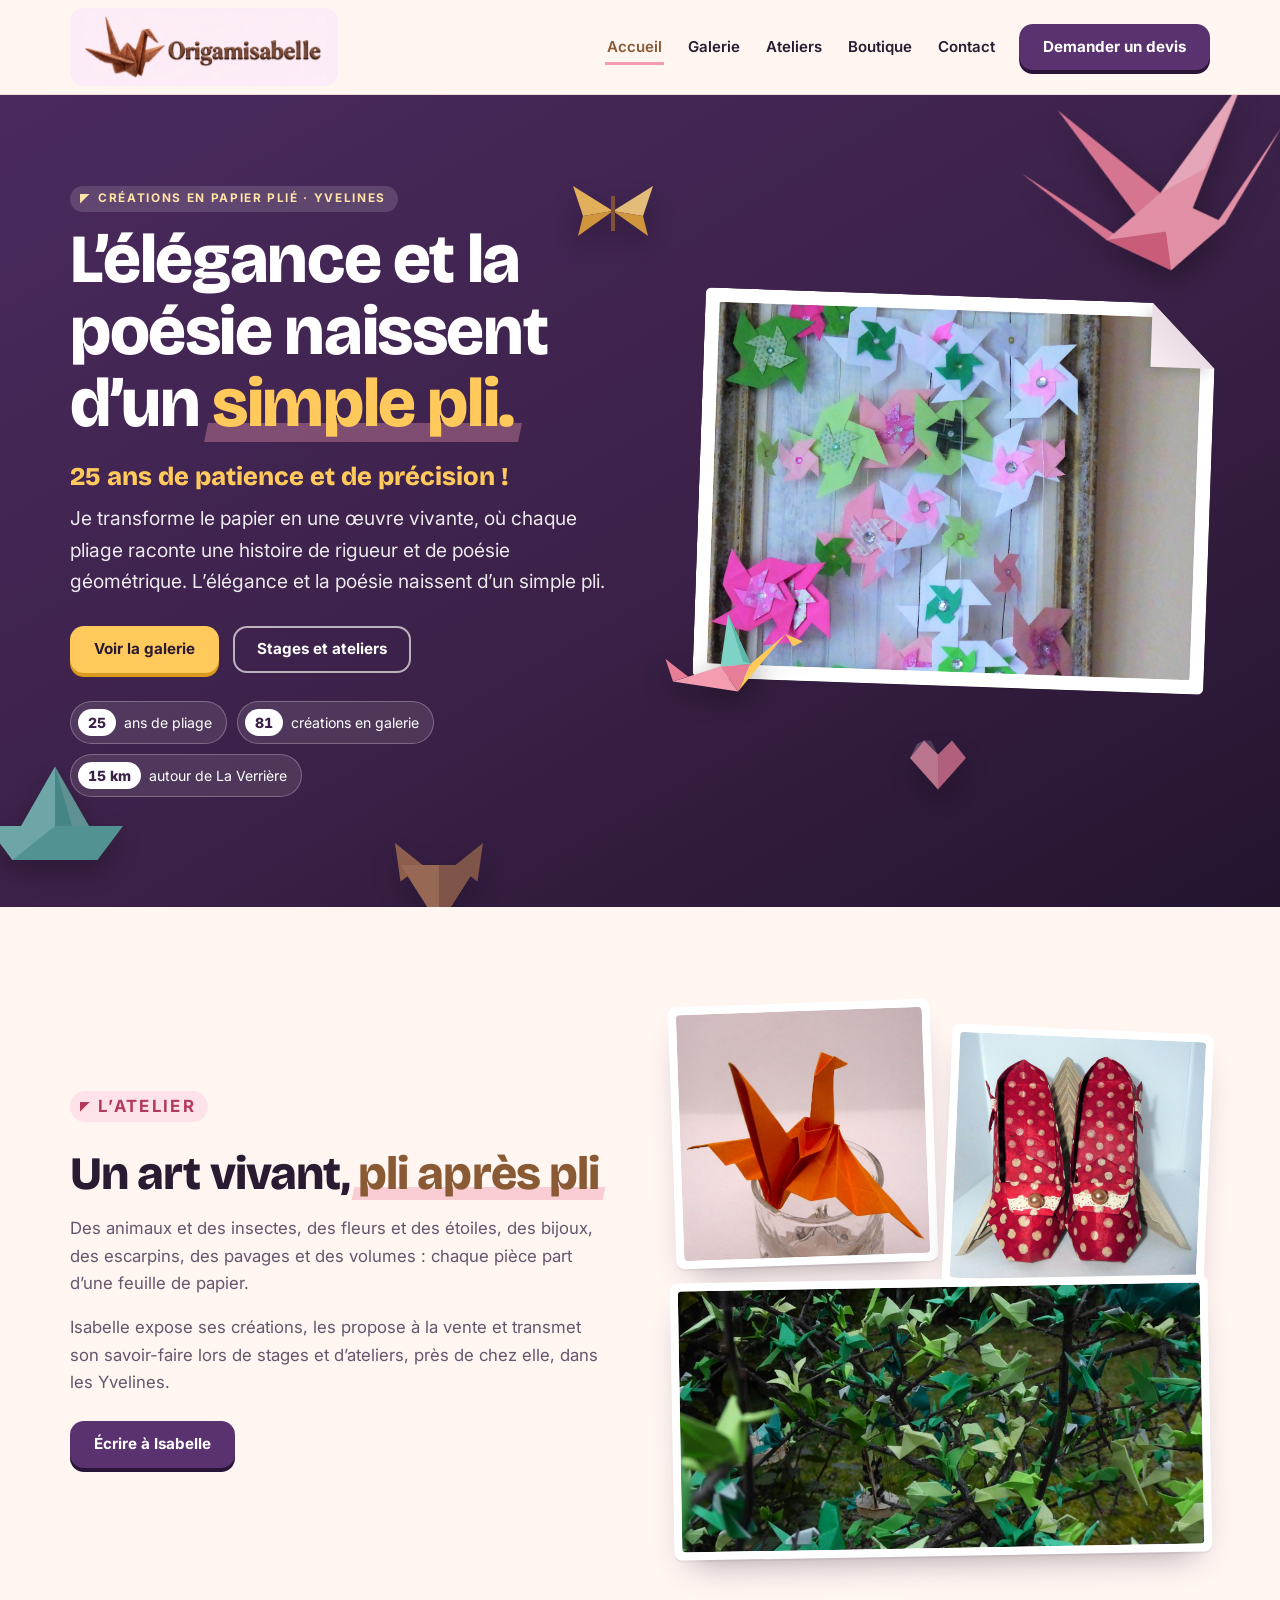
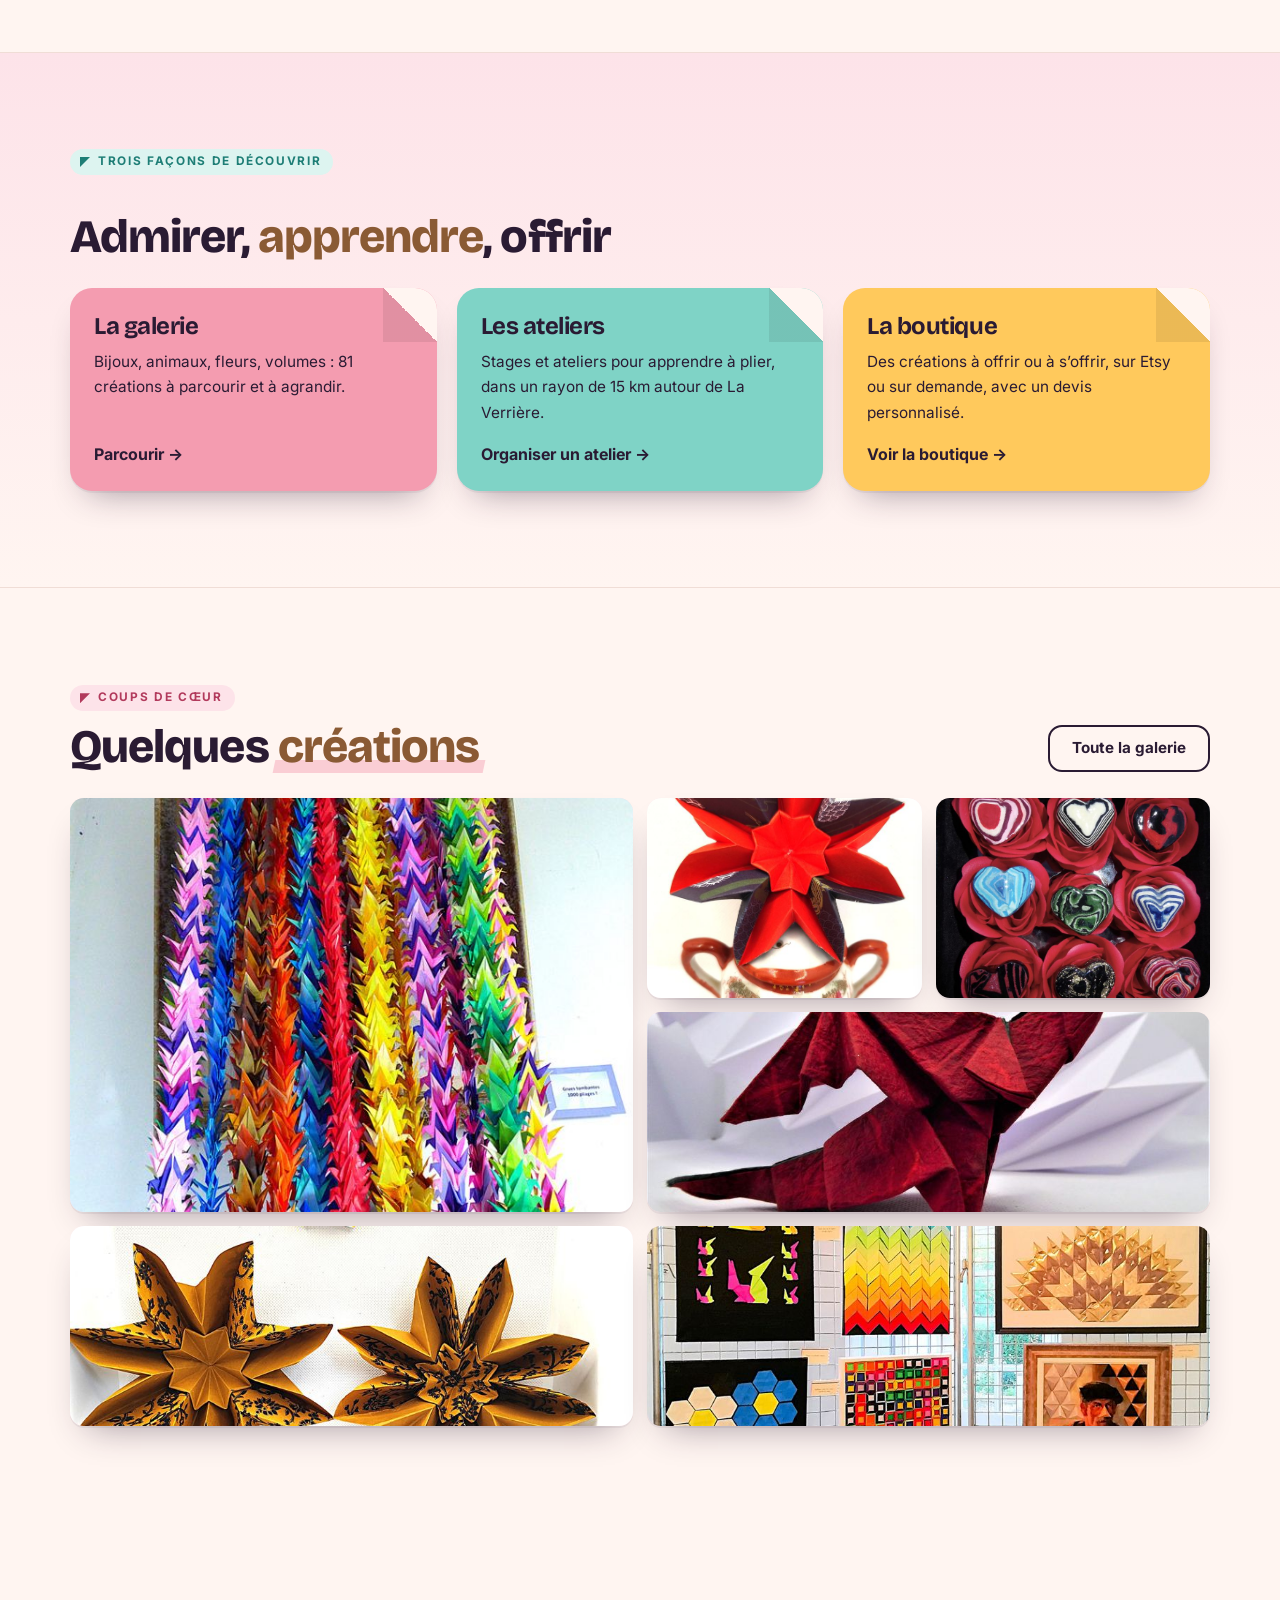
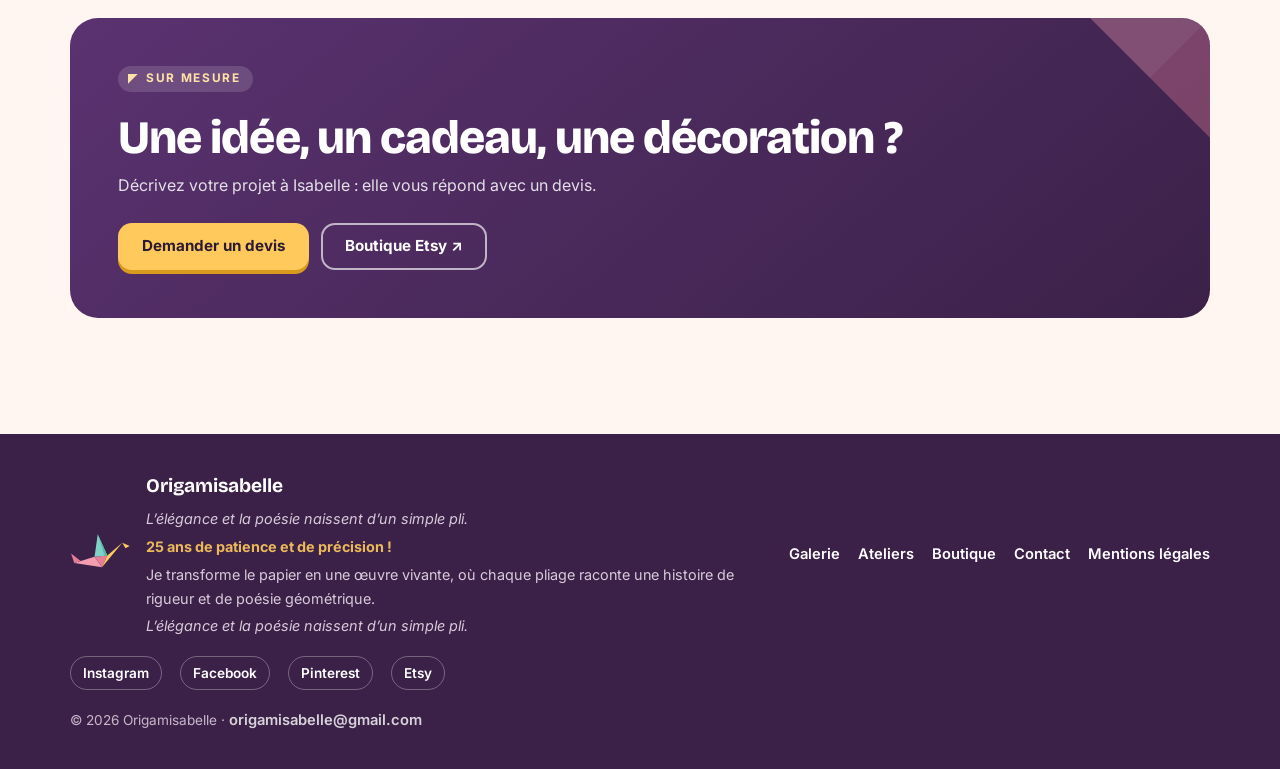
<file: index.html>
<!doctype html>
<html lang="fr"><head>
<meta charset="utf-8">
<meta name="viewport" content="width=device-width, initial-scale=1, viewport-fit=cover">
<title>Origamisabelle · Créations en origami d’Isabelle, La Verrière (78)</title>
<meta name="description" content="Origamisabelle : les créations en papier plié d'Isabelle, 25 ans de pliage. Bijoux, animaux, fleurs et volumes en papier, stages et ateliers autour de La Verrière (78).">
<meta name="theme-color" content="#2A1B33">
<link rel="canonical" href="https://www.origamisabelle.fr/">
<meta property="og:url" content="https://www.origamisabelle.fr/">
<meta property="og:locale" content="fr_FR">
<meta name="twitter:card" content="summary_large_image">
<script type="application/ld+json">{"@context": "https://schema.org", "@type": "Organization", "name": "Origamisabelle", "url": "https://www.origamisabelle.fr/", "logo": "https://www.origamisabelle.fr/img/logo-bandeau.webp", "image": "https://www.origamisabelle.fr/img/fleurs-02.jpg", "email": "origamisabelle@gmail.com", "description": "Créations en origami d’Isabelle : bijoux, animaux, fleurs, pavages et décorations en papier plié, ateliers et stages autour de La Verrière (Yvelines).", "founder": {"@type": "Person", "name": "Isabelle"}, "address": {"@type": "PostalAddress", "addressLocality": "La Verrière", "postalCode": "78320", "addressRegion": "Yvelines", "addressCountry": "FR"}, "areaServed": "La Verrière et 15 km alentour (Yvelines)", "sameAs": ["https://www.etsy.com/shop/Isagamicreation", "https://www.instagram.com/isagamicreation", "https://www.facebook.com/origamisabelle", "https://fr.pinterest.com/origamisabelle78/"]}</script>
<link rel="icon" href="img/logo.webp">
<meta property="og:type" content="website">
<meta property="og:site_name" content="Origamisabelle">
<meta property="og:title" content="Origamisabelle · Créations en origami d’Isabelle, La Verrière (78)">
<meta property="og:description" content="Origamisabelle : les créations en papier plié d'Isabelle, 25 ans de pliage. Bijoux, animaux, fleurs et volumes en papier, stages et ateliers autour de La Verrière (78).">
<meta property="og:image" content="https://www.origamisabelle.fr/img/fleurs-02.jpg">
<link rel="stylesheet" href="https://fonts.googleapis.com/css2?family=Bricolage+Grotesque:opsz,wght@12..96,500;12..96,700;12..96,800&amp;family=Inter:wght@400;500;600;700&amp;display=swap">
<link rel="stylesheet" href="style.css">
<meta name="editeur-publication" content="rsale1107/origamisabelle"></head>
<body>
<a class="skip" href="#contenu">Aller au contenu</a>
<header>
  <div class="wrap nav">
    <a class="brand" href="index.html" aria-label="Origamisabelle, accueil"><img src="img/logo-bandeau.webp" alt="Origamisabelle" width="242" height="70"></a>
    <button class="burger" id="burger" type="button" aria-label="Ouvrir le menu" aria-expanded="false" aria-controls="menu">
      <svg viewBox="0 0 24 24" fill="none" stroke="currentColor" stroke-width="2.4" stroke-linecap="round"><path d="M4 7h16M4 12h16M4 17h16"></path></svg>
    </button>
    <nav class="menu" id="menu" aria-label="Menu principal">
      <a class="link" href="index.html" aria-current="page">Accueil</a><a class="link" href="galerie.html">Galerie</a><a class="link" href="ateliers.html">Ateliers</a><a class="link" href="boutique.html">Boutique</a><a class="link" href="contact.html">Contact</a>
      <a class="btn btn-ink" href="contact.html#devis">Demander un devis</a>
    </nav>
  </div>
</header>
<main id="contenu">
<section class="hero">
  <div class="folds" aria-hidden="true"><span class="o o1"><svg viewBox="0 0 200 140"><polygon points="100,72 40,8 86,92" fill="#E77E98"></polygon><polygon points="100,72 166,4 116,92" fill="#F49CB0"></polygon><polygon points="100,72 166,4 132,60" fill="#fff" opacity=".25"></polygon><polygon points="60,98 10,46 74,102" fill="#E77E98"></polygon><polygon points="140,98 186,40 128,104" fill="#F49CB0"></polygon><polygon points="186,40 199,49 187,53" fill="#E77E98"></polygon><polygon points="60,98 100,72 140,98 100,124" fill="#F49CB0"></polygon><polygon points="60,98 100,98 100,124" fill="#D9637F"></polygon></svg></span><span class="o o2"><svg viewBox="0 0 200 140"><polygon points="20,80 180,80 150,120 50,120" fill="#5BB8AB"></polygon><polygon points="20,80 100,80 50,120" fill="#7FD3C6"></polygon><polygon points="100,80 100,10 60,80" fill="#7FD3C6"></polygon><polygon points="100,80 100,10 140,80" fill="#4AA699"></polygon><polygon points="100,10 140,80 120,80" fill="#fff" opacity=".18"></polygon></svg></span><span class="o o3"><svg viewBox="0 0 200 140"><polygon points="100,70 20,20 40,80" fill="#FFC95C"></polygon><polygon points="100,70 40,80 30,120" fill="#E9A93A"></polygon><polygon points="100,70 180,20 160,80" fill="#FFD77F"></polygon><polygon points="100,70 160,80 170,120" fill="#E9A93A"></polygon><polygon points="96,40 104,40 104,110 96,110" fill="#8A5A34"></polygon></svg></span><span class="o o4"><svg viewBox="0 0 200 180"><polygon points="100,170 20,80 60,30 100,70" fill="#F49CB0"></polygon><polygon points="100,170 180,80 140,30 100,70" fill="#E77E98"></polygon><polygon points="20,80 60,30 40,40" fill="#fff" opacity=".3"></polygon><polygon points="100,70 60,30 80,30" fill="#fff" opacity=".2"></polygon></svg></span><span class="o o5"><svg viewBox="0 0 200 180"><polygon points="20,20 70,60 30,90" fill="#C98A55"></polygon><polygon points="180,20 130,60 170,90" fill="#B07A4F"></polygon><polygon points="30,60 170,60 100,170" fill="#D99A62"></polygon><polygon points="100,60 170,60 100,170" fill="#B07A4F"></polygon><polygon points="88,150 112,150 100,170" fill="#3B2148"></polygon></svg></span></div>
  <div class="wrap hero-in">
    <div class="hero-txt">
      <p class="eyebrow light">Créations en papier plié · Yvelines</p>
      <h1>L’élégance et la poésie naissent d’un <span class="hl">simple pli.</span></h1>
      <p class="motto">25 ans de patience et de précision&nbsp;!</p>
      <p class="sub">Je transforme le papier en une œuvre vivante, où chaque pliage raconte une histoire de rigueur et de poésie géométrique. L’élégance et la poésie naissent d’un simple pli.</p>
      <div class="hero-cta">
        <a class="btn btn-sun" href="galerie.html">Voir la galerie</a>
        <a class="btn btn-ghost" href="ateliers.html">Stages et ateliers</a>
      </div>
      <div class="badges"><span><b>25</b> ans de pliage</span><span><b>81</b> créations en galerie</span><span><b>15 km</b> autour de La Verrière</span></div>
    </div>
    <div class="hero-art">
      <div class="paper"><img src="img/fleurs-02.jpg" alt="Tableau de moulins à vent en papier d’Isabelle" decoding="async"></div>
      <svg class="crane" viewBox="0 0 120 90" aria-hidden="true"><polygon points="8,62 46,50 60,70" fill="var(--c1)"></polygon><polygon points="46,50 60,70 70,48" fill="var(--c2)"></polygon><polygon points="70,48 60,70 98,24" fill="var(--c3)"></polygon><polygon points="46,50 70,48 52,8" fill="var(--c4)"></polygon><polygon points="70,48 52,8 64,46" fill="var(--c5)"></polygon><polygon points="98,24 112,30 104,34" fill="var(--c3)"></polygon><polygon points="8,62 2,44 20,58" fill="var(--c2)"></polygon></svg>
    </div>
  </div>
</section>

<section class="wrap sec intro">
  <div class="intro-txt">
    <p class="eyebrow rose">L’atelier</p>
    <h2>Un art vivant, <span class="hl">pli après pli</span></h2>
    <p>Des animaux et des insectes, des fleurs et des étoiles, des bijoux, des escarpins, des pavages et des volumes&nbsp;: chaque pièce part d’une feuille de papier.</p>
    <p>Isabelle expose ses créations, les propose à la vente et transmet son savoir-faire lors de stages et d’ateliers, près de chez elle, dans les Yvelines.</p>
    <a class="btn btn-ink" href="contact.html">Écrire à Isabelle</a>
  </div>
  <div class="intro-pics">
    <div class="pic p1"><img src="img/mini/animaux-05.jpg" data-orig="img/animaux-05.jpg" alt="Grue en papier orange" loading="lazy" decoding="async"></div>
    <div class="pic p2"><img src="img/mini/mode-01.jpg" data-orig="img/mode-01.jpg" alt="Escarpins en papier à pois" loading="lazy" decoding="async"></div>
    <div class="pic p3"><img src="img/mini/deco-11.jpg" data-orig="img/deco-11.jpg" alt="Grues en papier suspendues dans un arbre" loading="lazy" decoding="async"></div>
  </div>
</section>

<section class="band">
  <div class="wrap sec">
    <p class="eyebrow teal">Trois façons de découvrir</p>
    <h2>Admirer, <span class="hl">apprendre</span>, offrir</h2>
    <div class="cards3">
      <a class="card3 c-rose" href="galerie.html"><h3>La galerie</h3><p>Bijoux, animaux, fleurs, volumes&nbsp;: 81 créations à parcourir et à agrandir.</p><span class="go">Parcourir →</span></a>
      <a class="card3 c-teal" href="ateliers.html"><h3>Les ateliers</h3><p>Stages et ateliers pour apprendre à plier, dans un rayon de 15 km autour de La Verrière.</p><span class="go">Organiser un atelier →</span></a>
      <a class="card3 c-sun" href="boutique.html"><h3>La boutique</h3><p>Des créations à offrir ou à s’offrir, sur Etsy ou sur demande, avec un devis personnalisé.</p><span class="go">Voir la boutique →</span></a>
    </div>
  </div>
</section>

<section class="wrap sec">
  <div class="head-row">
    <div><p class="eyebrow rose">Coups de cœur</p><h2>Quelques <span class="hl">créations</span></h2></div>
    <a class="btn btn-line" href="galerie.html">Toute la galerie</a>
  </div>
  <div class="mosaic"><button type="button" class="gbtn m0" data-full="img/deco-09.jpg" data-cap="Décoration en origami d’Isabelle"><img src="img/mini/deco-09.jpg" data-orig="img/deco-09.jpg" alt="Décoration en origami d’Isabelle" loading="lazy" decoding="async"></button><button type="button" class="gbtn m1" data-full="img/fleurs-01.jpg" data-cap="Fleur en origami d’Isabelle"><img src="img/mini/fleurs-01.jpg" data-orig="img/fleurs-01.jpg" alt="Fleur en origami d’Isabelle" loading="lazy" decoding="async"></button><button type="button" class="gbtn m2" data-full="img/bijoux-11.jpg" data-cap="Bijou d’Isabelle"><img src="img/mini/bijoux-11.jpg" data-orig="img/bijoux-11.jpg" alt="Bijou d’Isabelle" loading="lazy" decoding="async"></button><button type="button" class="gbtn m3" data-full="img/animaux-11.jpg" data-cap="Animal en origami d’Isabelle"><img src="img/mini/animaux-11.jpg" data-orig="img/animaux-11.jpg" alt="Animal en origami d’Isabelle" loading="lazy" decoding="async"></button><button type="button" class="gbtn m4" data-full="img/fleurs-06.jpg" data-cap="Fleur en origami d’Isabelle"><img src="img/mini/fleurs-06.jpg" data-orig="img/fleurs-06.jpg" alt="Fleur en origami d’Isabelle" loading="lazy" decoding="async"></button><button type="button" class="gbtn m5" data-full="img/deco-16.jpg" data-cap="Décoration en origami d’Isabelle"><img src="img/mini/deco-16.jpg" data-orig="img/deco-16.jpg" alt="Décoration en origami d’Isabelle" loading="lazy" decoding="async"></button></div>
</section>

<section class="wrap sec">
  <div class="cta-paper">
    <div><p class="eyebrow light">Sur mesure</p><h2>Une idée, un cadeau, une décoration&nbsp;?</h2><p>Décrivez votre projet à Isabelle&nbsp;: elle vous répond avec un devis.</p></div>
    <div class="cta-btns"><a class="btn btn-sun" href="contact.html#devis">Demander un devis</a><a class="btn btn-ghost" href="https://www.etsy.com/shop/Isagamicreation" target="_blank" rel="noopener">Boutique Etsy ↗</a></div>
  </div>
</section>
</main>
<footer>
  <div class="wrap foot">
    <div class="foot-brand"><svg class="crane" viewBox="0 0 120 90" aria-hidden="true"><polygon points="8,62 46,50 60,70" fill="var(--c1)"></polygon><polygon points="46,50 60,70 70,48" fill="var(--c2)"></polygon><polygon points="70,48 60,70 98,24" fill="var(--c3)"></polygon><polygon points="46,50 70,48 52,8" fill="var(--c4)"></polygon><polygon points="70,48 52,8 64,46" fill="var(--c5)"></polygon><polygon points="98,24 112,30 104,34" fill="var(--c3)"></polygon><polygon points="8,62 2,44 20,58" fill="var(--c2)"></polygon></svg><div><b>Origamisabelle</b><div class="foot-text"><p class="ft-l1">L’élégance et la poésie naissent d’un simple pli.</p><p class="ft-l2">25 ans de patience et de précision&nbsp;!</p><p class="ft-l3">Je transforme le papier en une œuvre vivante, où chaque pliage raconte une histoire de rigueur et de poésie géométrique.</p><p class="ft-l1">L’élégance et la poésie naissent d’un simple pli.</p></div></div></div>
    <nav class="foot-links" aria-label="Liens utiles">
      <a href="galerie.html">Galerie</a><a href="ateliers.html">Ateliers</a><a href="boutique.html">Boutique</a><a href="contact.html">Contact</a><a href="mentions-legales.html">Mentions légales</a>
    </nav>
    <div class="socials">
      <a href="https://www.instagram.com/isagamicreation" target="_blank" rel="noopener">Instagram</a><a href="https://www.facebook.com/origamisabelle" target="_blank" rel="noopener">Facebook</a><a href="https://fr.pinterest.com/origamisabelle78/" target="_blank" rel="noopener">Pinterest</a><a href="https://www.etsy.com/shop/Isagamicreation" target="_blank" rel="noopener">Etsy</a>
    </div>
    <span class="copy">© 2026 Origamisabelle · <a href="mailto:origamisabelle@gmail.com">origamisabelle@gmail.com</a></span>
  </div>
</footer>
<div class="lightbox" id="lightbox" hidden="" role="dialog" aria-modal="true" aria-label="Photo agrandie">
  <button class="lb-close" type="button" aria-label="Fermer">×</button>
  <button class="lb-prev" type="button" aria-label="Photo précédente">‹</button>
  <figure><img alt=""><figcaption></figcaption></figure>
  <button class="lb-next" type="button" aria-label="Photo suivante">›</button>
</div>
<script src="site.js"></script>


</body></html>
</file>
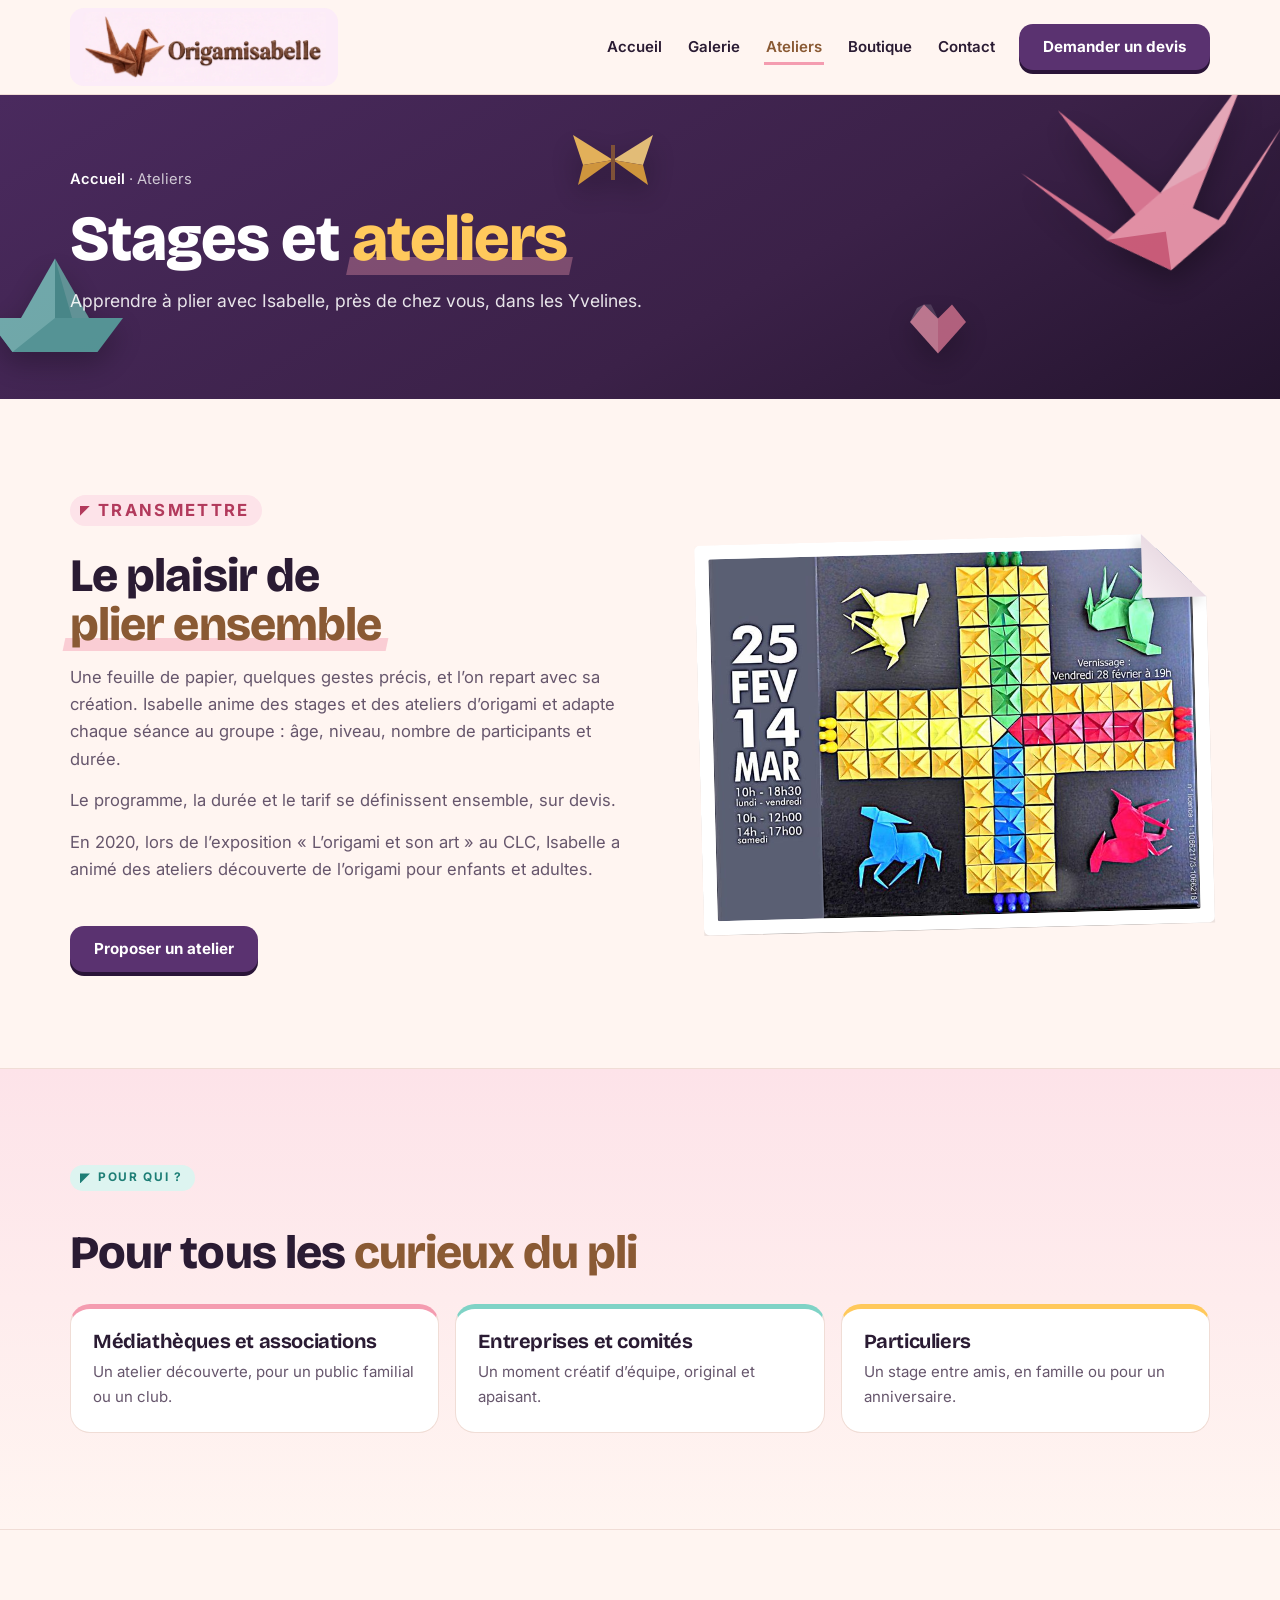
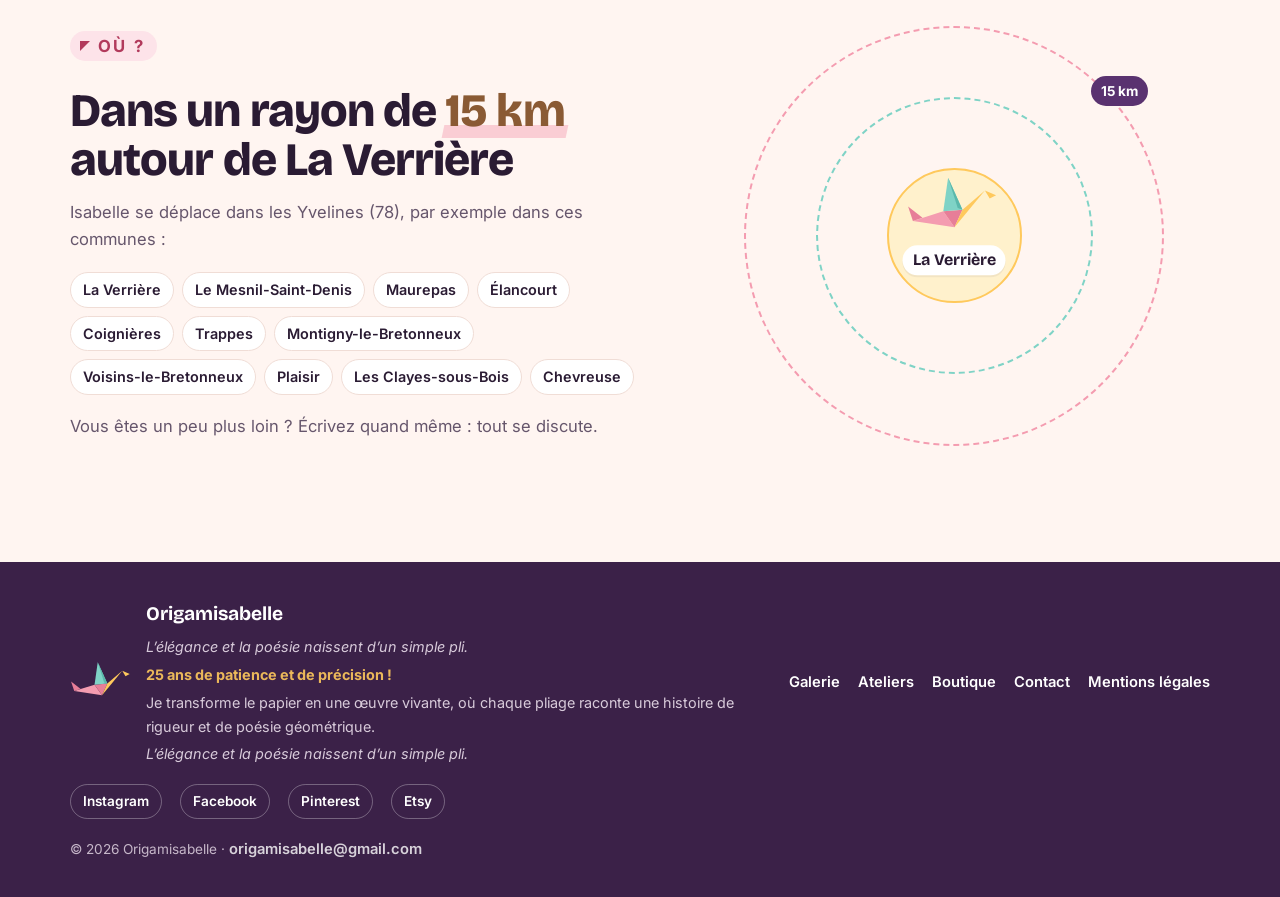
<file: ateliers.html>
<!doctype html>
<html lang="fr"><head>
<meta charset="utf-8">
<meta name="viewport" content="width=device-width, initial-scale=1, viewport-fit=cover">
<title>Ateliers et stages d’origami dans les Yvelines · Origamisabelle</title>
<meta name="description" content="Stages et ateliers d'origami avec Isabelle, dans un rayon de 15 km autour de La Verrière, dans les Yvelines.">
<meta name="theme-color" content="#2A1B33">
<link rel="canonical" href="https://www.origamisabelle.fr/ateliers.html">
<meta property="og:url" content="https://www.origamisabelle.fr/ateliers.html">
<meta property="og:locale" content="fr_FR">
<meta name="twitter:card" content="summary_large_image">
<link rel="icon" href="img/logo.webp">
<meta property="og:type" content="website">
<meta property="og:site_name" content="Origamisabelle">
<meta property="og:title" content="Ateliers et stages d’origami dans les Yvelines · Origamisabelle">
<meta property="og:description" content="Stages et ateliers d'origami avec Isabelle, dans un rayon de 15 km autour de La Verrière, dans les Yvelines.">
<meta property="og:image" content="https://www.origamisabelle.fr/img/fleurs-02.jpg">
<link rel="stylesheet" href="https://fonts.googleapis.com/css2?family=Bricolage+Grotesque:opsz,wght@12..96,500;12..96,700;12..96,800&amp;family=Inter:wght@400;500;600;700&amp;display=swap">
<link rel="stylesheet" href="style.css">
<meta name="editeur-publication" content="rsale1107/origamisabelle"></head>
<body>
<a class="skip" href="#contenu">Aller au contenu</a>
<header>
  <div class="wrap nav">
    <a class="brand" href="index.html" aria-label="Origamisabelle, accueil"><img src="img/logo-bandeau.webp" alt="Origamisabelle" width="242" height="70"></a>
    <button class="burger" id="burger" type="button" aria-label="Ouvrir le menu" aria-expanded="false" aria-controls="menu">
      <svg viewBox="0 0 24 24" fill="none" stroke="currentColor" stroke-width="2.4" stroke-linecap="round"><path d="M4 7h16M4 12h16M4 17h16"></path></svg>
    </button>
    <nav class="menu" id="menu" aria-label="Menu principal">
      <a class="link" href="index.html">Accueil</a><a class="link" href="galerie.html">Galerie</a><a class="link" href="ateliers.html" aria-current="page">Ateliers</a><a class="link" href="boutique.html">Boutique</a><a class="link" href="contact.html">Contact</a>
      <a class="btn btn-ink" href="contact.html#devis">Demander un devis</a>
    </nav>
  </div>
</header>
<main id="contenu">
<section class="phero">
  <div class="folds" aria-hidden="true"><span class="o o1"><svg viewBox="0 0 200 140"><polygon points="100,72 40,8 86,92" fill="#E77E98"></polygon><polygon points="100,72 166,4 116,92" fill="#F49CB0"></polygon><polygon points="100,72 166,4 132,60" fill="#fff" opacity=".25"></polygon><polygon points="60,98 10,46 74,102" fill="#E77E98"></polygon><polygon points="140,98 186,40 128,104" fill="#F49CB0"></polygon><polygon points="186,40 199,49 187,53" fill="#E77E98"></polygon><polygon points="60,98 100,72 140,98 100,124" fill="#F49CB0"></polygon><polygon points="60,98 100,98 100,124" fill="#D9637F"></polygon></svg></span><span class="o o2"><svg viewBox="0 0 200 140"><polygon points="20,80 180,80 150,120 50,120" fill="#5BB8AB"></polygon><polygon points="20,80 100,80 50,120" fill="#7FD3C6"></polygon><polygon points="100,80 100,10 60,80" fill="#7FD3C6"></polygon><polygon points="100,80 100,10 140,80" fill="#4AA699"></polygon><polygon points="100,10 140,80 120,80" fill="#fff" opacity=".18"></polygon></svg></span><span class="o o3"><svg viewBox="0 0 200 140"><polygon points="100,70 20,20 40,80" fill="#FFC95C"></polygon><polygon points="100,70 40,80 30,120" fill="#E9A93A"></polygon><polygon points="100,70 180,20 160,80" fill="#FFD77F"></polygon><polygon points="100,70 160,80 170,120" fill="#E9A93A"></polygon><polygon points="96,40 104,40 104,110 96,110" fill="#8A5A34"></polygon></svg></span><span class="o o4"><svg viewBox="0 0 200 180"><polygon points="100,170 20,80 60,30 100,70" fill="#F49CB0"></polygon><polygon points="100,170 180,80 140,30 100,70" fill="#E77E98"></polygon><polygon points="20,80 60,30 40,40" fill="#fff" opacity=".3"></polygon><polygon points="100,70 60,30 80,30" fill="#fff" opacity=".2"></polygon></svg></span></div>
  <div class="wrap phero-in">
    <p class="crumb"><a href="index.html">Accueil</a> · Ateliers</p>
    <h1>Stages et <span class="hl">ateliers</span></h1>
    <p class="sub">Apprendre à plier avec Isabelle, près de chez vous, dans les Yvelines.</p>
  </div>
</section>
<section class="wrap sec split">
  <div>
    <p class="eyebrow rose">Transmettre</p>
    <h2>Le plaisir de <span class="hl">plier ensemble</span></h2>
    <p>Une feuille de papier, quelques gestes précis, et l’on repart avec sa création. Isabelle anime des stages et des ateliers d’origami et adapte chaque séance au groupe&nbsp;: âge, niveau, nombre de participants et durée.</p>
    <p>Le programme, la durée et le tarif se définissent ensemble, sur devis.</p>
    <p>En 2020, lors de l’exposition « L’origami et son art » au CLC, Isabelle a animé des ateliers découverte de l’origami pour enfants et adultes.</p>
    <div class="hero-cta"><a class="btn btn-ink" href="contact.html#atelier">Proposer un atelier</a></div>
  </div>
  <div class="paper tilt"><img src="img/mini/exposition-2020.jpg" data-orig="img/exposition-2020.jpg" alt="Exposition « L’origami et son art », 2020" loading="lazy" decoding="async"></div>
</section>
<section class="band">
  <div class="wrap sec">
    <p class="eyebrow teal">Pour qui ?</p>
    <h2>Pour tous les <span class="hl">curieux du pli</span></h2>
    <div class="cards4">
      <div class="card4"><h3>Médiathèques et associations</h3><p>Un atelier découverte, pour un public familial ou un club.</p></div>
      <div class="card4"><h3>Entreprises et comités</h3><p>Un moment créatif d’équipe, original et apaisant.</p></div>
      <div class="card4"><h3>Particuliers</h3><p>Un stage entre amis, en famille ou pour un anniversaire.</p></div>
    </div>
  </div>
</section>
<section class="wrap sec split">
  <div>
    <p class="eyebrow rose">Où ?</p>
    <h2>Dans un rayon de <span class="hl">15 km</span> autour de La Verrière</h2>
    <p>Isabelle se déplace dans les Yvelines (78), par exemple dans ces communes&nbsp;:</p>
    <ul class="towns"><li>La Verrière</li><li>Le Mesnil-Saint-Denis</li><li>Maurepas</li><li>Élancourt</li><li>Coignières</li><li>Trappes</li><li>Montigny-le-Bretonneux</li><li>Voisins-le-Bretonneux</li><li>Plaisir</li><li>Les Clayes-sous-Bois</li><li>Chevreuse</li></ul>
    <p class="small">Vous êtes un peu plus loin&nbsp;? Écrivez quand même&nbsp;: tout se discute.</p>
  </div>
  <div class="radar" aria-hidden="true"><span class="r r3"></span><span class="r r2"></span><span class="r r1"></span><span class="pin"><svg class="crane" viewBox="0 0 120 90" aria-hidden="true"><polygon points="8,62 46,50 60,70" fill="var(--c1)"></polygon><polygon points="46,50 60,70 70,48" fill="var(--c2)"></polygon><polygon points="70,48 60,70 98,24" fill="var(--c3)"></polygon><polygon points="46,50 70,48 52,8" fill="var(--c4)"></polygon><polygon points="70,48 52,8 64,46" fill="var(--c5)"></polygon><polygon points="98,24 112,30 104,34" fill="var(--c3)"></polygon><polygon points="8,62 2,44 20,58" fill="var(--c2)"></polygon></svg><b>La Verrière</b></span><span class="lab">15 km</span></div>
</section>
</main>
<footer>
  <div class="wrap foot">
    <div class="foot-brand"><svg class="crane" viewBox="0 0 120 90" aria-hidden="true"><polygon points="8,62 46,50 60,70" fill="var(--c1)"></polygon><polygon points="46,50 60,70 70,48" fill="var(--c2)"></polygon><polygon points="70,48 60,70 98,24" fill="var(--c3)"></polygon><polygon points="46,50 70,48 52,8" fill="var(--c4)"></polygon><polygon points="70,48 52,8 64,46" fill="var(--c5)"></polygon><polygon points="98,24 112,30 104,34" fill="var(--c3)"></polygon><polygon points="8,62 2,44 20,58" fill="var(--c2)"></polygon></svg><div><b>Origamisabelle</b><div class="foot-text"><p class="ft-l1">L’élégance et la poésie naissent d’un simple pli.</p><p class="ft-l2">25 ans de patience et de précision&nbsp;!</p><p class="ft-l3">Je transforme le papier en une œuvre vivante, où chaque pliage raconte une histoire de rigueur et de poésie géométrique.</p><p class="ft-l1">L’élégance et la poésie naissent d’un simple pli.</p></div></div></div>
    <nav class="foot-links" aria-label="Liens utiles">
      <a href="galerie.html">Galerie</a><a href="ateliers.html">Ateliers</a><a href="boutique.html">Boutique</a><a href="contact.html">Contact</a><a href="mentions-legales.html">Mentions légales</a>
    </nav>
    <div class="socials">
      <a href="https://www.instagram.com/isagamicreation" target="_blank" rel="noopener">Instagram</a><a href="https://www.facebook.com/origamisabelle" target="_blank" rel="noopener">Facebook</a><a href="https://fr.pinterest.com/origamisabelle78/" target="_blank" rel="noopener">Pinterest</a><a href="https://www.etsy.com/shop/Isagamicreation" target="_blank" rel="noopener">Etsy</a>
    </div>
    <span class="copy">© 2026 Origamisabelle · <a href="mailto:origamisabelle@gmail.com">origamisabelle@gmail.com</a></span>
  </div>
</footer>
<div class="lightbox" id="lightbox" hidden="" role="dialog" aria-modal="true" aria-label="Photo agrandie">
  <button class="lb-close" type="button" aria-label="Fermer">×</button>
  <button class="lb-prev" type="button" aria-label="Photo précédente">‹</button>
  <figure><img alt=""><figcaption></figcaption></figure>
  <button class="lb-next" type="button" aria-label="Photo suivante">›</button>
</div>
<script src="site.js"></script>


</body></html>
</file>
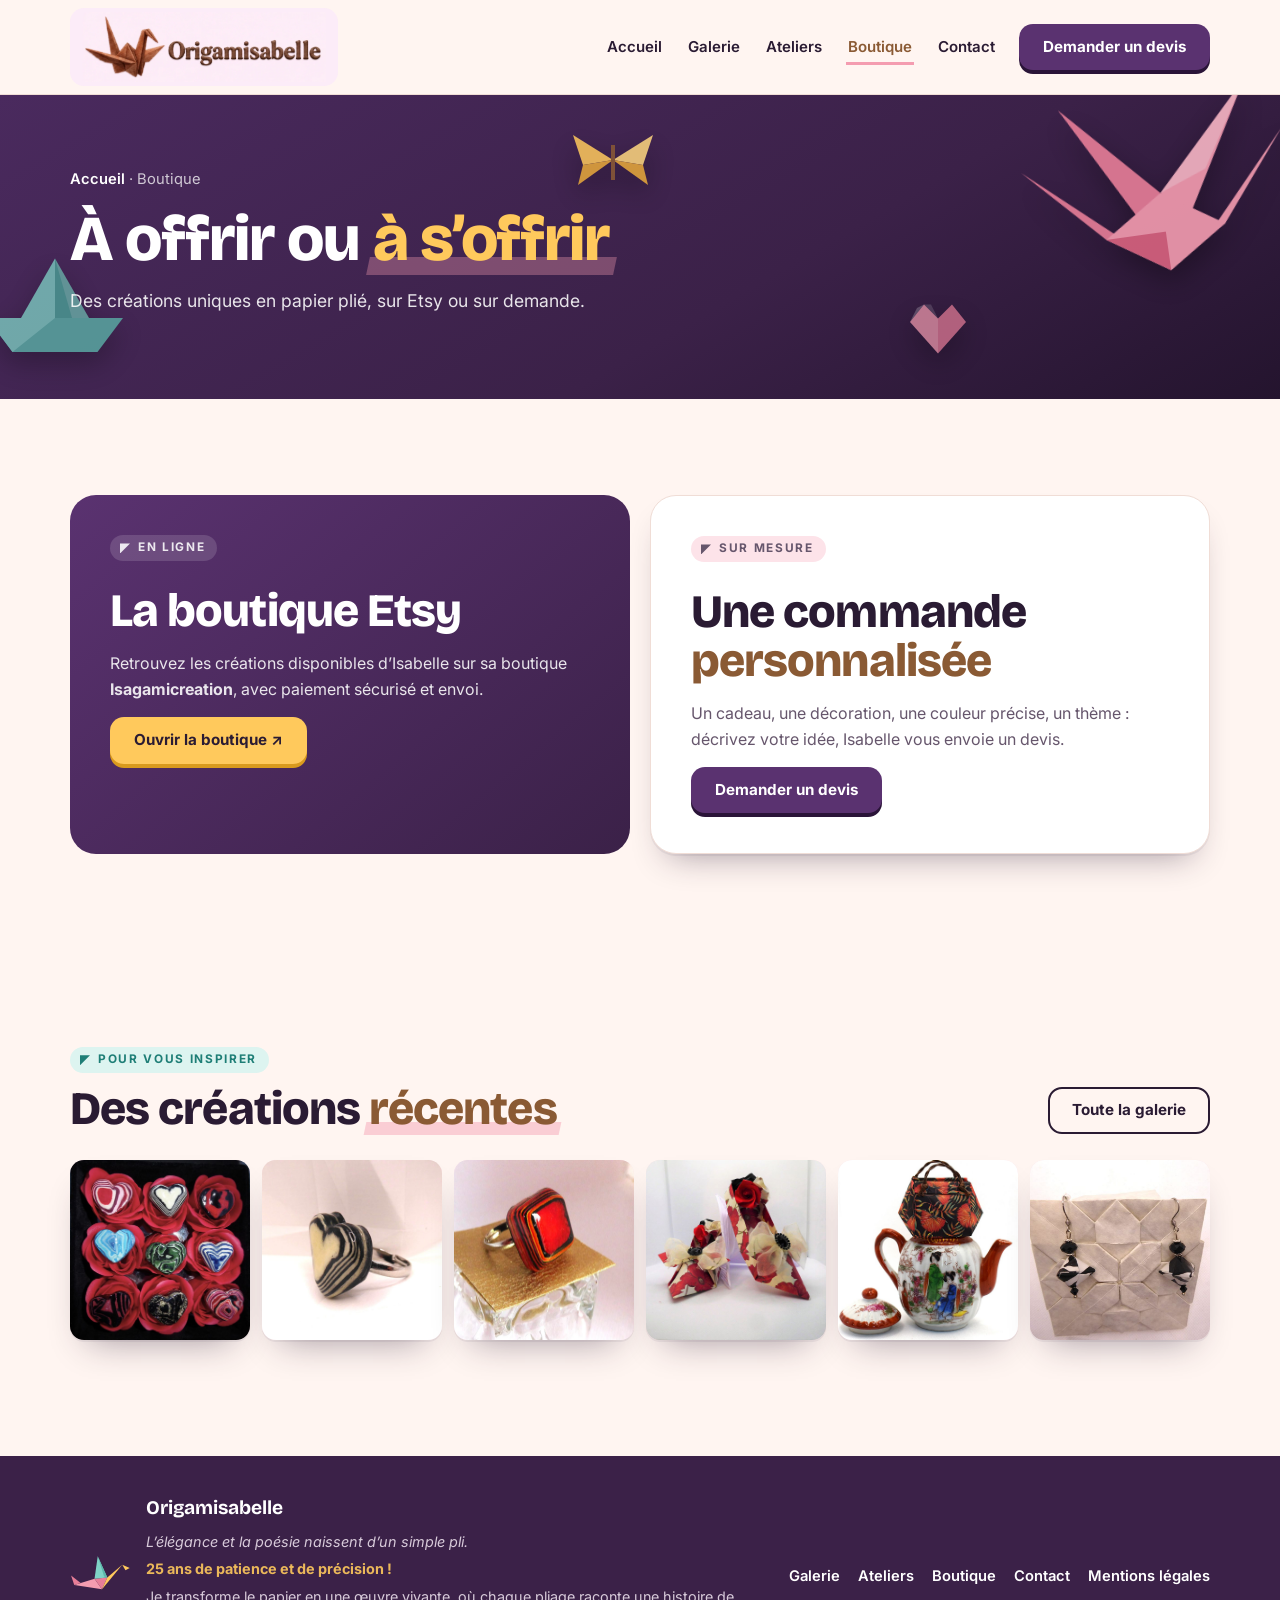
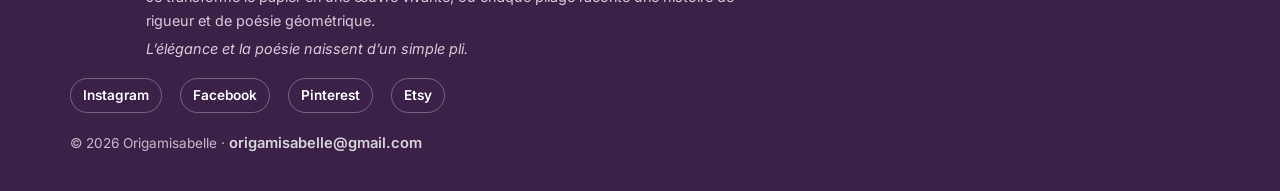
<file: boutique.html>
<!doctype html>
<html lang="fr"><head>
<meta charset="utf-8">
<meta name="viewport" content="width=device-width, initial-scale=1, viewport-fit=cover">
<title>Boutique : bijoux et créations en origami · Origamisabelle</title>
<meta name="description" content="Acheter les créations d’Isabelle en origami : bijoux, boucles d’oreilles, décorations et cadeaux en papier plié sur Etsy, ou sur commande et sur devis.">
<meta name="theme-color" content="#2A1B33">
<link rel="canonical" href="https://www.origamisabelle.fr/boutique.html">
<meta property="og:url" content="https://www.origamisabelle.fr/boutique.html">
<meta property="og:locale" content="fr_FR">
<meta name="twitter:card" content="summary_large_image">
<link rel="icon" href="img/logo.webp">
<meta property="og:type" content="website">
<meta property="og:site_name" content="Origamisabelle">
<meta property="og:title" content="Boutique : bijoux et créations en origami · Origamisabelle">
<meta property="og:description" content="Acheter les créations d’Isabelle en origami : bijoux, boucles d’oreilles, décorations et cadeaux en papier plié sur Etsy, ou sur commande et sur devis.">
<meta property="og:image" content="https://www.origamisabelle.fr/img/fleurs-02.jpg">
<link rel="stylesheet" href="https://fonts.googleapis.com/css2?family=Bricolage+Grotesque:opsz,wght@12..96,500;12..96,700;12..96,800&amp;family=Inter:wght@400;500;600;700&amp;display=swap">
<link rel="stylesheet" href="style.css">
<meta name="editeur-publication" content="rsale1107/origamisabelle"></head>
<body>
<a class="skip" href="#contenu">Aller au contenu</a>
<header>
  <div class="wrap nav">
    <a class="brand" href="index.html" aria-label="Origamisabelle, accueil"><img src="img/logo-bandeau.webp" alt="Origamisabelle" width="242" height="70"></a>
    <button class="burger" id="burger" type="button" aria-label="Ouvrir le menu" aria-expanded="false" aria-controls="menu">
      <svg viewBox="0 0 24 24" fill="none" stroke="currentColor" stroke-width="2.4" stroke-linecap="round"><path d="M4 7h16M4 12h16M4 17h16"></path></svg>
    </button>
    <nav class="menu" id="menu" aria-label="Menu principal">
      <a class="link" href="index.html">Accueil</a><a class="link" href="galerie.html">Galerie</a><a class="link" href="ateliers.html">Ateliers</a><a class="link" href="boutique.html" aria-current="page">Boutique</a><a class="link" href="contact.html">Contact</a>
      <a class="btn btn-ink" href="contact.html#devis">Demander un devis</a>
    </nav>
  </div>
</header>
<main id="contenu">
<section class="phero">
  <div class="folds" aria-hidden="true"><span class="o o1"><svg viewBox="0 0 200 140"><polygon points="100,72 40,8 86,92" fill="#E77E98"></polygon><polygon points="100,72 166,4 116,92" fill="#F49CB0"></polygon><polygon points="100,72 166,4 132,60" fill="#fff" opacity=".25"></polygon><polygon points="60,98 10,46 74,102" fill="#E77E98"></polygon><polygon points="140,98 186,40 128,104" fill="#F49CB0"></polygon><polygon points="186,40 199,49 187,53" fill="#E77E98"></polygon><polygon points="60,98 100,72 140,98 100,124" fill="#F49CB0"></polygon><polygon points="60,98 100,98 100,124" fill="#D9637F"></polygon></svg></span><span class="o o2"><svg viewBox="0 0 200 140"><polygon points="20,80 180,80 150,120 50,120" fill="#5BB8AB"></polygon><polygon points="20,80 100,80 50,120" fill="#7FD3C6"></polygon><polygon points="100,80 100,10 60,80" fill="#7FD3C6"></polygon><polygon points="100,80 100,10 140,80" fill="#4AA699"></polygon><polygon points="100,10 140,80 120,80" fill="#fff" opacity=".18"></polygon></svg></span><span class="o o3"><svg viewBox="0 0 200 140"><polygon points="100,70 20,20 40,80" fill="#FFC95C"></polygon><polygon points="100,70 40,80 30,120" fill="#E9A93A"></polygon><polygon points="100,70 180,20 160,80" fill="#FFD77F"></polygon><polygon points="100,70 160,80 170,120" fill="#E9A93A"></polygon><polygon points="96,40 104,40 104,110 96,110" fill="#8A5A34"></polygon></svg></span><span class="o o4"><svg viewBox="0 0 200 180"><polygon points="100,170 20,80 60,30 100,70" fill="#F49CB0"></polygon><polygon points="100,170 180,80 140,30 100,70" fill="#E77E98"></polygon><polygon points="20,80 60,30 40,40" fill="#fff" opacity=".3"></polygon><polygon points="100,70 60,30 80,30" fill="#fff" opacity=".2"></polygon></svg></span></div>
  <div class="wrap phero-in">
    <p class="crumb"><a href="index.html">Accueil</a> · Boutique</p>
    <h1>À offrir ou <span class="hl">à s’offrir</span></h1>
    <p class="sub">Des créations uniques en papier plié, sur Etsy ou sur demande.</p>
  </div>
</section>
<section class="wrap sec">
  <div class="shop">
    <div class="shop-card etsy">
      <p class="eyebrow light">En ligne</p>
      <h2>La boutique Etsy</h2>
      <p>Retrouvez les créations disponibles d’Isabelle sur sa boutique <b>Isagamicreation</b>, avec paiement sécurisé et envoi.</p>
      <a class="btn btn-sun" href="https://www.etsy.com/shop/Isagamicreation" target="_blank" rel="noopener">Ouvrir la boutique ↗</a>
    </div>
    <div class="shop-card devis">
      <p class="eyebrow rose">Sur mesure</p>
      <h2>Une commande <span class="hl">personnalisée</span></h2>
      <p>Un cadeau, une décoration, une couleur précise, un thème&nbsp;: décrivez votre idée, Isabelle vous envoie un devis.</p>
      <a class="btn btn-ink" href="contact.html#devis">Demander un devis</a>
    </div>
  </div>
</section>
<section class="wrap sec">
  <div class="head-row"><div><p class="eyebrow teal">Pour vous inspirer</p><h2>Des créations <span class="hl">récentes</span></h2></div><a class="btn btn-line" href="galerie.html">Toute la galerie</a></div>
  <div class="strip"><button type="button" class="gbtn" data-full="img/bijoux-11.jpg" data-cap="Bijou d’Isabelle"><img src="img/mini/bijoux-11.jpg" data-orig="img/bijoux-11.jpg" alt="Bijou d’Isabelle" loading="lazy" decoding="async"></button><button type="button" class="gbtn" data-full="img/bijoux-07.jpg" data-cap="Bijou d’Isabelle"><img src="img/mini/bijoux-07.jpg" data-orig="img/bijoux-07.jpg" alt="Bijou d’Isabelle" loading="lazy" decoding="async"></button><button type="button" class="gbtn" data-full="img/bijoux-14.jpg" data-cap="Bijou d’Isabelle"><img src="img/mini/bijoux-14.jpg" data-orig="img/bijoux-14.jpg" alt="Bijou d’Isabelle" loading="lazy" decoding="async"></button><button type="button" class="gbtn" data-full="img/mode-03.jpg" data-cap="Escarpin en papier plié d’Isabelle"><img src="img/mini/mode-03.jpg" data-orig="img/mode-03.jpg" alt="Escarpin en papier plié d’Isabelle" loading="lazy" decoding="async"></button><button type="button" class="gbtn" data-full="img/deco-07.jpg" data-cap="Décoration en origami d’Isabelle"><img src="img/mini/deco-07.jpg" data-orig="img/deco-07.jpg" alt="Décoration en origami d’Isabelle" loading="lazy" decoding="async"></button><button type="button" class="gbtn" data-full="img/bijoux-19.jpg" data-cap="Bijou d’Isabelle"><img src="img/mini/bijoux-19.jpg" data-orig="img/bijoux-19.jpg" alt="Bijou d’Isabelle" loading="lazy" decoding="async"></button></div>
</section>
</main>
<footer>
  <div class="wrap foot">
    <div class="foot-brand"><svg class="crane" viewBox="0 0 120 90" aria-hidden="true"><polygon points="8,62 46,50 60,70" fill="var(--c1)"></polygon><polygon points="46,50 60,70 70,48" fill="var(--c2)"></polygon><polygon points="70,48 60,70 98,24" fill="var(--c3)"></polygon><polygon points="46,50 70,48 52,8" fill="var(--c4)"></polygon><polygon points="70,48 52,8 64,46" fill="var(--c5)"></polygon><polygon points="98,24 112,30 104,34" fill="var(--c3)"></polygon><polygon points="8,62 2,44 20,58" fill="var(--c2)"></polygon></svg><div><b>Origamisabelle</b><div class="foot-text"><p class="ft-l1">L’élégance et la poésie naissent d’un simple pli.</p><p class="ft-l2">25 ans de patience et de précision&nbsp;!</p><p class="ft-l3">Je transforme le papier en une œuvre vivante, où chaque pliage raconte une histoire de rigueur et de poésie géométrique.</p><p class="ft-l1">L’élégance et la poésie naissent d’un simple pli.</p></div></div></div>
    <nav class="foot-links" aria-label="Liens utiles">
      <a href="galerie.html">Galerie</a><a href="ateliers.html">Ateliers</a><a href="boutique.html">Boutique</a><a href="contact.html">Contact</a><a href="mentions-legales.html">Mentions légales</a>
    </nav>
    <div class="socials">
      <a href="https://www.instagram.com/isagamicreation" target="_blank" rel="noopener">Instagram</a><a href="https://www.facebook.com/origamisabelle" target="_blank" rel="noopener">Facebook</a><a href="https://fr.pinterest.com/origamisabelle78/" target="_blank" rel="noopener">Pinterest</a><a href="https://www.etsy.com/shop/Isagamicreation" target="_blank" rel="noopener">Etsy</a>
    </div>
    <span class="copy">© 2026 Origamisabelle · <a href="mailto:origamisabelle@gmail.com">origamisabelle@gmail.com</a></span>
  </div>
</footer>
<div class="lightbox" id="lightbox" hidden="" role="dialog" aria-modal="true" aria-label="Photo agrandie">
  <button class="lb-close" type="button" aria-label="Fermer">×</button>
  <button class="lb-prev" type="button" aria-label="Photo précédente">‹</button>
  <figure><img alt=""><figcaption></figcaption></figure>
  <button class="lb-next" type="button" aria-label="Photo suivante">›</button>
</div>
<script src="site.js"></script>


</body></html>
</file>
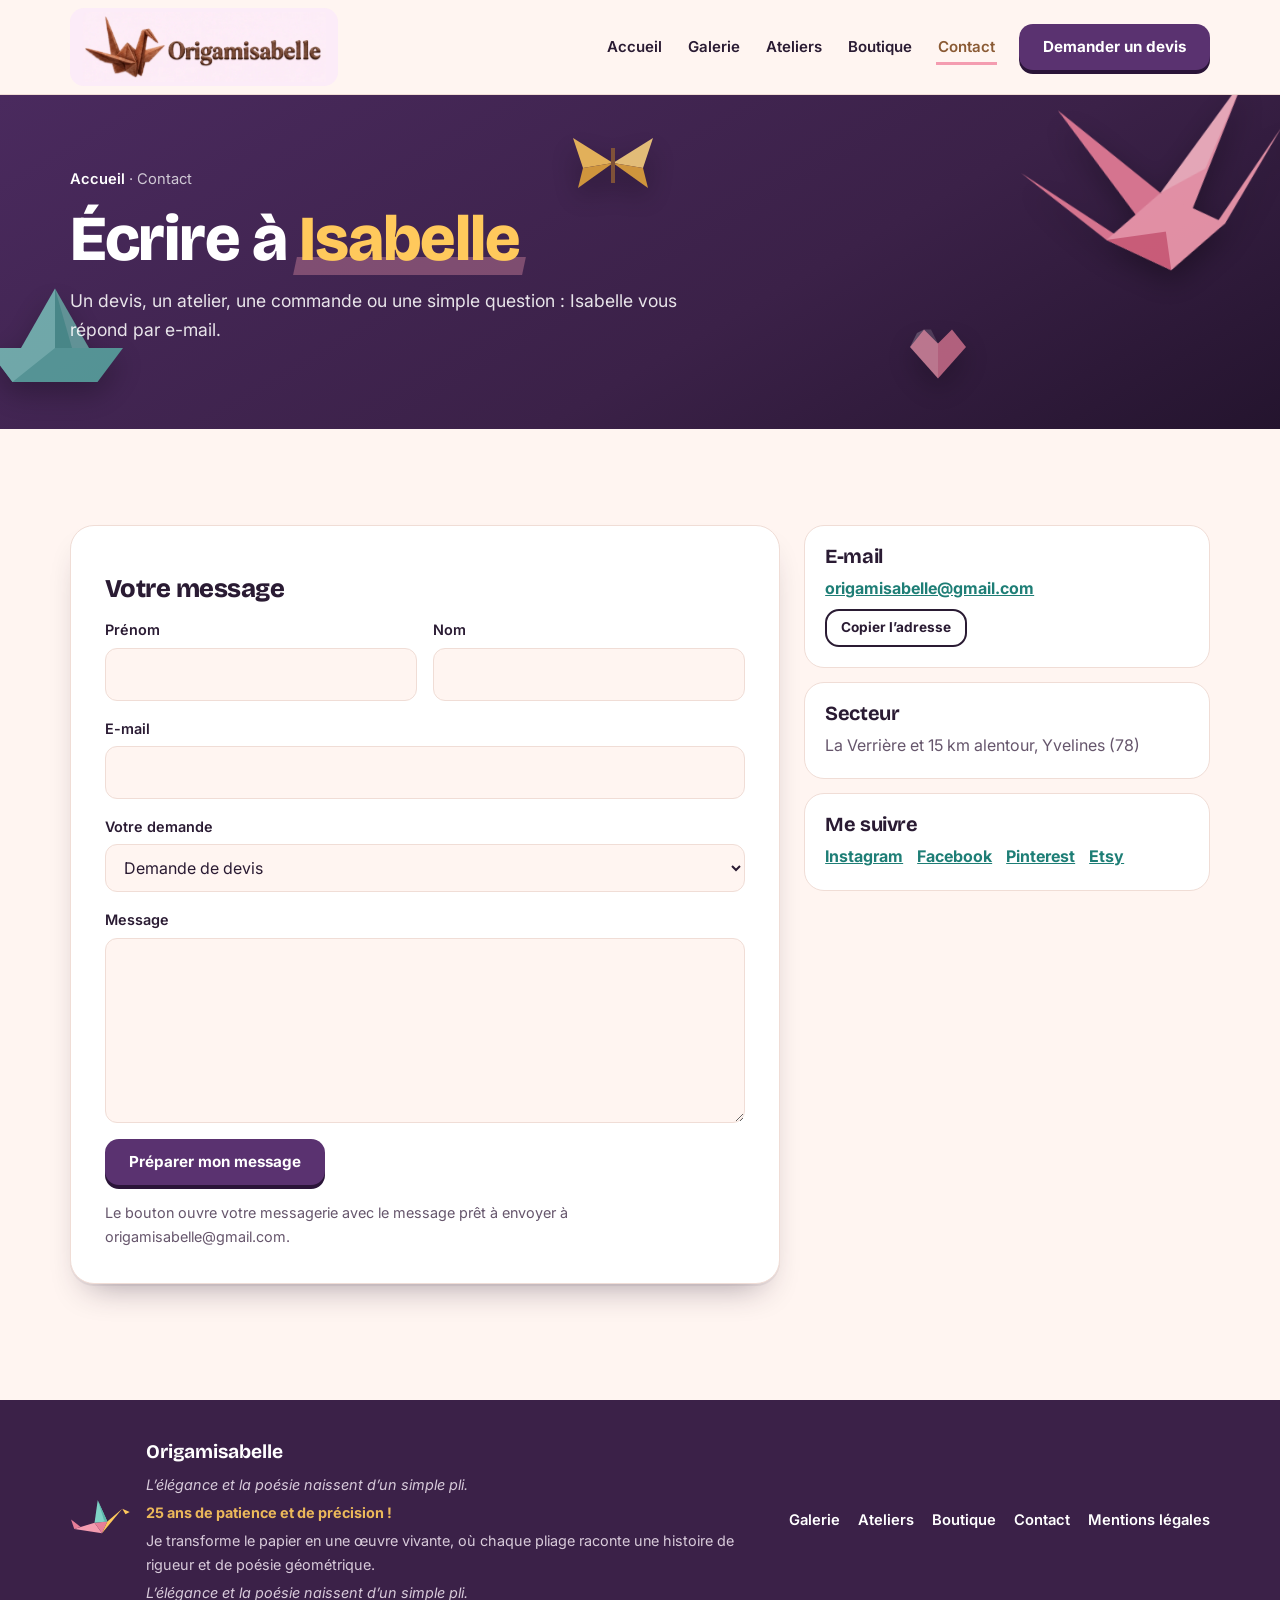
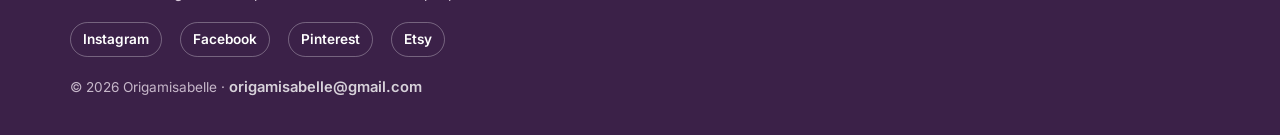
<file: contact.html>
<!doctype html>
<html lang="fr"><head>
<meta charset="utf-8">
<meta name="viewport" content="width=device-width, initial-scale=1, viewport-fit=cover">
<title>Contact et demande de devis · Origamisabelle</title>
<meta name="description" content="Contacter Isabelle, d'Origamisabelle : devis, atelier, commande ou simple question.">
<meta name="theme-color" content="#2A1B33">
<link rel="canonical" href="https://www.origamisabelle.fr/contact.html">
<meta property="og:url" content="https://www.origamisabelle.fr/contact.html">
<meta property="og:locale" content="fr_FR">
<meta name="twitter:card" content="summary_large_image">
<link rel="icon" href="img/logo.webp">
<meta property="og:type" content="website">
<meta property="og:site_name" content="Origamisabelle">
<meta property="og:title" content="Contact et demande de devis · Origamisabelle">
<meta property="og:description" content="Contacter Isabelle, d'Origamisabelle : devis, atelier, commande ou simple question.">
<meta property="og:image" content="https://www.origamisabelle.fr/img/fleurs-02.jpg">
<link rel="stylesheet" href="https://fonts.googleapis.com/css2?family=Bricolage+Grotesque:opsz,wght@12..96,500;12..96,700;12..96,800&amp;family=Inter:wght@400;500;600;700&amp;display=swap">
<link rel="stylesheet" href="style.css">
<meta name="editeur-publication" content="rsale1107/origamisabelle"></head>
<body>
<a class="skip" href="#contenu">Aller au contenu</a>
<header>
  <div class="wrap nav">
    <a class="brand" href="index.html" aria-label="Origamisabelle, accueil"><img src="img/logo-bandeau.webp" alt="Origamisabelle" width="242" height="70"></a>
    <button class="burger" id="burger" type="button" aria-label="Ouvrir le menu" aria-expanded="false" aria-controls="menu">
      <svg viewBox="0 0 24 24" fill="none" stroke="currentColor" stroke-width="2.4" stroke-linecap="round"><path d="M4 7h16M4 12h16M4 17h16"></path></svg>
    </button>
    <nav class="menu" id="menu" aria-label="Menu principal">
      <a class="link" href="index.html">Accueil</a><a class="link" href="galerie.html">Galerie</a><a class="link" href="ateliers.html">Ateliers</a><a class="link" href="boutique.html">Boutique</a><a class="link" href="contact.html" aria-current="page">Contact</a>
      <a class="btn btn-ink" href="contact.html#devis">Demander un devis</a>
    </nav>
  </div>
</header>
<main id="contenu">
<section class="phero">
  <div class="folds" aria-hidden="true"><span class="o o1"><svg viewBox="0 0 200 140"><polygon points="100,72 40,8 86,92" fill="#E77E98"></polygon><polygon points="100,72 166,4 116,92" fill="#F49CB0"></polygon><polygon points="100,72 166,4 132,60" fill="#fff" opacity=".25"></polygon><polygon points="60,98 10,46 74,102" fill="#E77E98"></polygon><polygon points="140,98 186,40 128,104" fill="#F49CB0"></polygon><polygon points="186,40 199,49 187,53" fill="#E77E98"></polygon><polygon points="60,98 100,72 140,98 100,124" fill="#F49CB0"></polygon><polygon points="60,98 100,98 100,124" fill="#D9637F"></polygon></svg></span><span class="o o2"><svg viewBox="0 0 200 140"><polygon points="20,80 180,80 150,120 50,120" fill="#5BB8AB"></polygon><polygon points="20,80 100,80 50,120" fill="#7FD3C6"></polygon><polygon points="100,80 100,10 60,80" fill="#7FD3C6"></polygon><polygon points="100,80 100,10 140,80" fill="#4AA699"></polygon><polygon points="100,10 140,80 120,80" fill="#fff" opacity=".18"></polygon></svg></span><span class="o o3"><svg viewBox="0 0 200 140"><polygon points="100,70 20,20 40,80" fill="#FFC95C"></polygon><polygon points="100,70 40,80 30,120" fill="#E9A93A"></polygon><polygon points="100,70 180,20 160,80" fill="#FFD77F"></polygon><polygon points="100,70 160,80 170,120" fill="#E9A93A"></polygon><polygon points="96,40 104,40 104,110 96,110" fill="#8A5A34"></polygon></svg></span><span class="o o4"><svg viewBox="0 0 200 180"><polygon points="100,170 20,80 60,30 100,70" fill="#F49CB0"></polygon><polygon points="100,170 180,80 140,30 100,70" fill="#E77E98"></polygon><polygon points="20,80 60,30 40,40" fill="#fff" opacity=".3"></polygon><polygon points="100,70 60,30 80,30" fill="#fff" opacity=".2"></polygon></svg></span></div>
  <div class="wrap phero-in">
    <p class="crumb"><a href="index.html">Accueil</a> · Contact</p>
    <h1>Écrire à <span class="hl">Isabelle</span></h1>
    <p class="sub">Un devis, un atelier, une commande ou une simple question&nbsp;: Isabelle vous répond par e-mail.</p>
  </div>
</section>
<section class="wrap sec contact">
  <form class="form" id="contactForm" novalidate="">
    <span id="devis"></span><span id="atelier"></span>
    <h2>Votre message</h2>
    <label for="prenom">Prénom<input id="prenom" name="prenom" autocomplete="given-name" required=""></label>
    <label for="nom">Nom<input id="nom" name="nom" autocomplete="family-name" required=""></label>
    <label class="full" for="email">E-mail<input id="email" name="email" type="email" autocomplete="email" required=""></label>
    <label class="full" for="objet">Votre demande<select id="objet" name="objet"><option>Demande de devis</option><option>Stage ou atelier</option><option>Commande personnalisée</option><option>Exposition ou partenariat</option><option>Autre question</option></select></label>
    <label class="full" for="message">Message<textarea id="message" name="message" rows="6" required=""></textarea></label>
    <div class="full form-end"><button class="btn btn-ink" type="submit">Préparer mon message</button><span id="err" class="err" hidden="">Merci de remplir tous les champs, avec un e-mail valide.</span></div>
    <p class="full small">Le bouton ouvre votre messagerie avec le message prêt à envoyer à origamisabelle@gmail.com.</p>
  </form>
  <div class="sent" id="sent" hidden=""><b>Votre message est prêt.</b><p>Votre messagerie s’ouvre avec le message rédigé&nbsp;: il ne reste qu’à l’envoyer. Merci&nbsp;!</p><p class="alt">Rien ne s’est ouvert&nbsp;? Envoyez-le avec <a id="viaGmail" href="#" target="_blank" rel="noopener">Gmail</a> ou <a id="viaOutlook" href="#" target="_blank" rel="noopener">Outlook</a>, ou <button type="button" class="linkbtn" id="copyMsg">copiez le message</button> et collez-le dans votre messagerie, à l’adresse <b>origamisabelle@gmail.com</b>.</p></div>
  <aside class="contact-side">
    <div class="cbox"><h3>E-mail</h3><a href="mailto:origamisabelle@gmail.com">origamisabelle@gmail.com</a><button type="button" class="btn btn-line btn-sm" data-copy="origamisabelle@gmail.com">Copier l’adresse</button></div>
    <div class="cbox"><h3>Secteur</h3><p>La Verrière et 15 km alentour, Yvelines (78)</p></div>
    <div class="cbox"><h3>Me suivre</h3><p class="social-row"><a href="https://www.instagram.com/isagamicreation" target="_blank" rel="noopener">Instagram</a><a href="https://www.facebook.com/origamisabelle" target="_blank" rel="noopener">Facebook</a><a href="https://fr.pinterest.com/origamisabelle78/" target="_blank" rel="noopener">Pinterest</a><a href="https://www.etsy.com/shop/Isagamicreation" target="_blank" rel="noopener">Etsy</a></p></div>
  </aside>
</section>
</main>
<footer>
  <div class="wrap foot">
    <div class="foot-brand"><svg class="crane" viewBox="0 0 120 90" aria-hidden="true"><polygon points="8,62 46,50 60,70" fill="var(--c1)"></polygon><polygon points="46,50 60,70 70,48" fill="var(--c2)"></polygon><polygon points="70,48 60,70 98,24" fill="var(--c3)"></polygon><polygon points="46,50 70,48 52,8" fill="var(--c4)"></polygon><polygon points="70,48 52,8 64,46" fill="var(--c5)"></polygon><polygon points="98,24 112,30 104,34" fill="var(--c3)"></polygon><polygon points="8,62 2,44 20,58" fill="var(--c2)"></polygon></svg><div><b>Origamisabelle</b><div class="foot-text"><p class="ft-l1">L’élégance et la poésie naissent d’un simple pli.</p><p class="ft-l2">25 ans de patience et de précision&nbsp;!</p><p class="ft-l3">Je transforme le papier en une œuvre vivante, où chaque pliage raconte une histoire de rigueur et de poésie géométrique.</p><p class="ft-l1">L’élégance et la poésie naissent d’un simple pli.</p></div></div></div>
    <nav class="foot-links" aria-label="Liens utiles">
      <a href="galerie.html">Galerie</a><a href="ateliers.html">Ateliers</a><a href="boutique.html">Boutique</a><a href="contact.html">Contact</a><a href="mentions-legales.html">Mentions légales</a>
    </nav>
    <div class="socials">
      <a href="https://www.instagram.com/isagamicreation" target="_blank" rel="noopener">Instagram</a><a href="https://www.facebook.com/origamisabelle" target="_blank" rel="noopener">Facebook</a><a href="https://fr.pinterest.com/origamisabelle78/" target="_blank" rel="noopener">Pinterest</a><a href="https://www.etsy.com/shop/Isagamicreation" target="_blank" rel="noopener">Etsy</a>
    </div>
    <span class="copy">© 2026 Origamisabelle · <a href="mailto:origamisabelle@gmail.com">origamisabelle@gmail.com</a></span>
  </div>
</footer>
<div class="lightbox" id="lightbox" hidden="" role="dialog" aria-modal="true" aria-label="Photo agrandie">
  <button class="lb-close" type="button" aria-label="Fermer">×</button>
  <button class="lb-prev" type="button" aria-label="Photo précédente">‹</button>
  <figure><img alt=""><figcaption></figcaption></figure>
  <button class="lb-next" type="button" aria-label="Photo suivante">›</button>
</div>
<script src="site.js"></script>


</body></html>
</file>
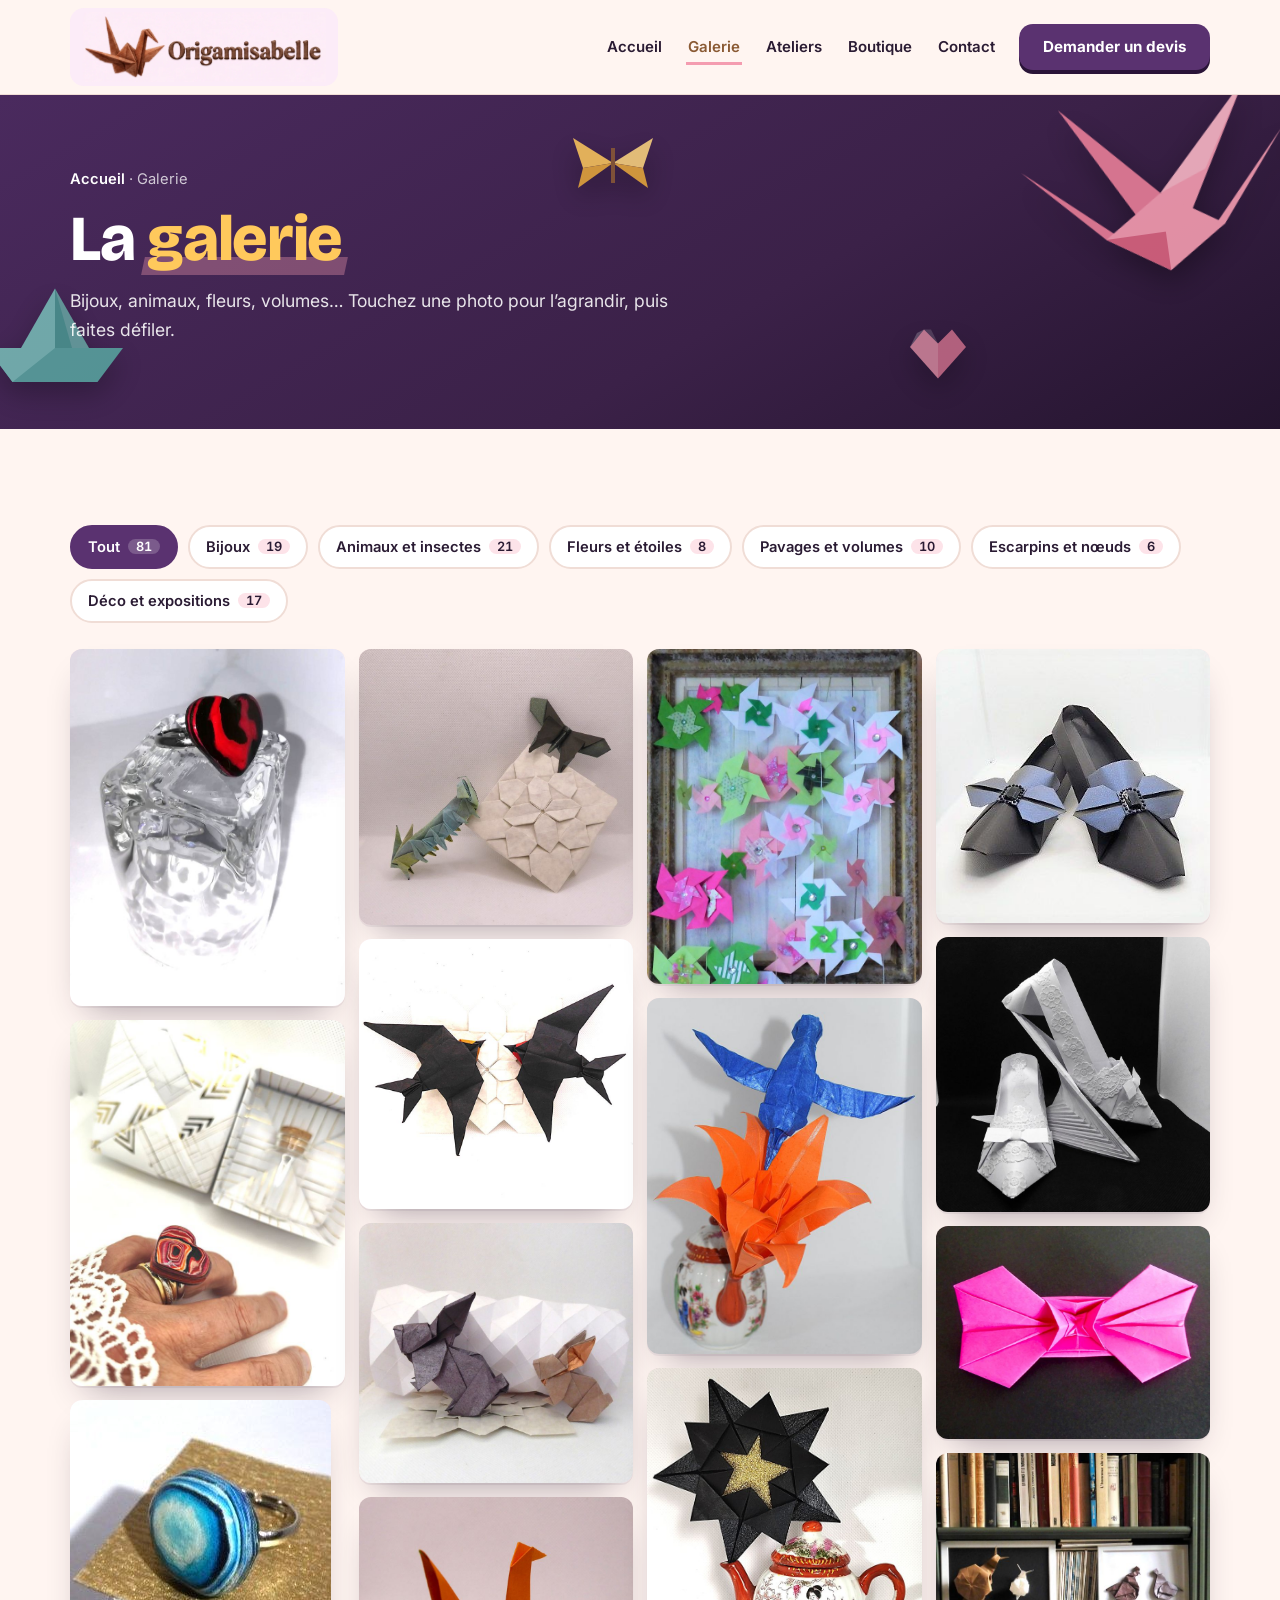
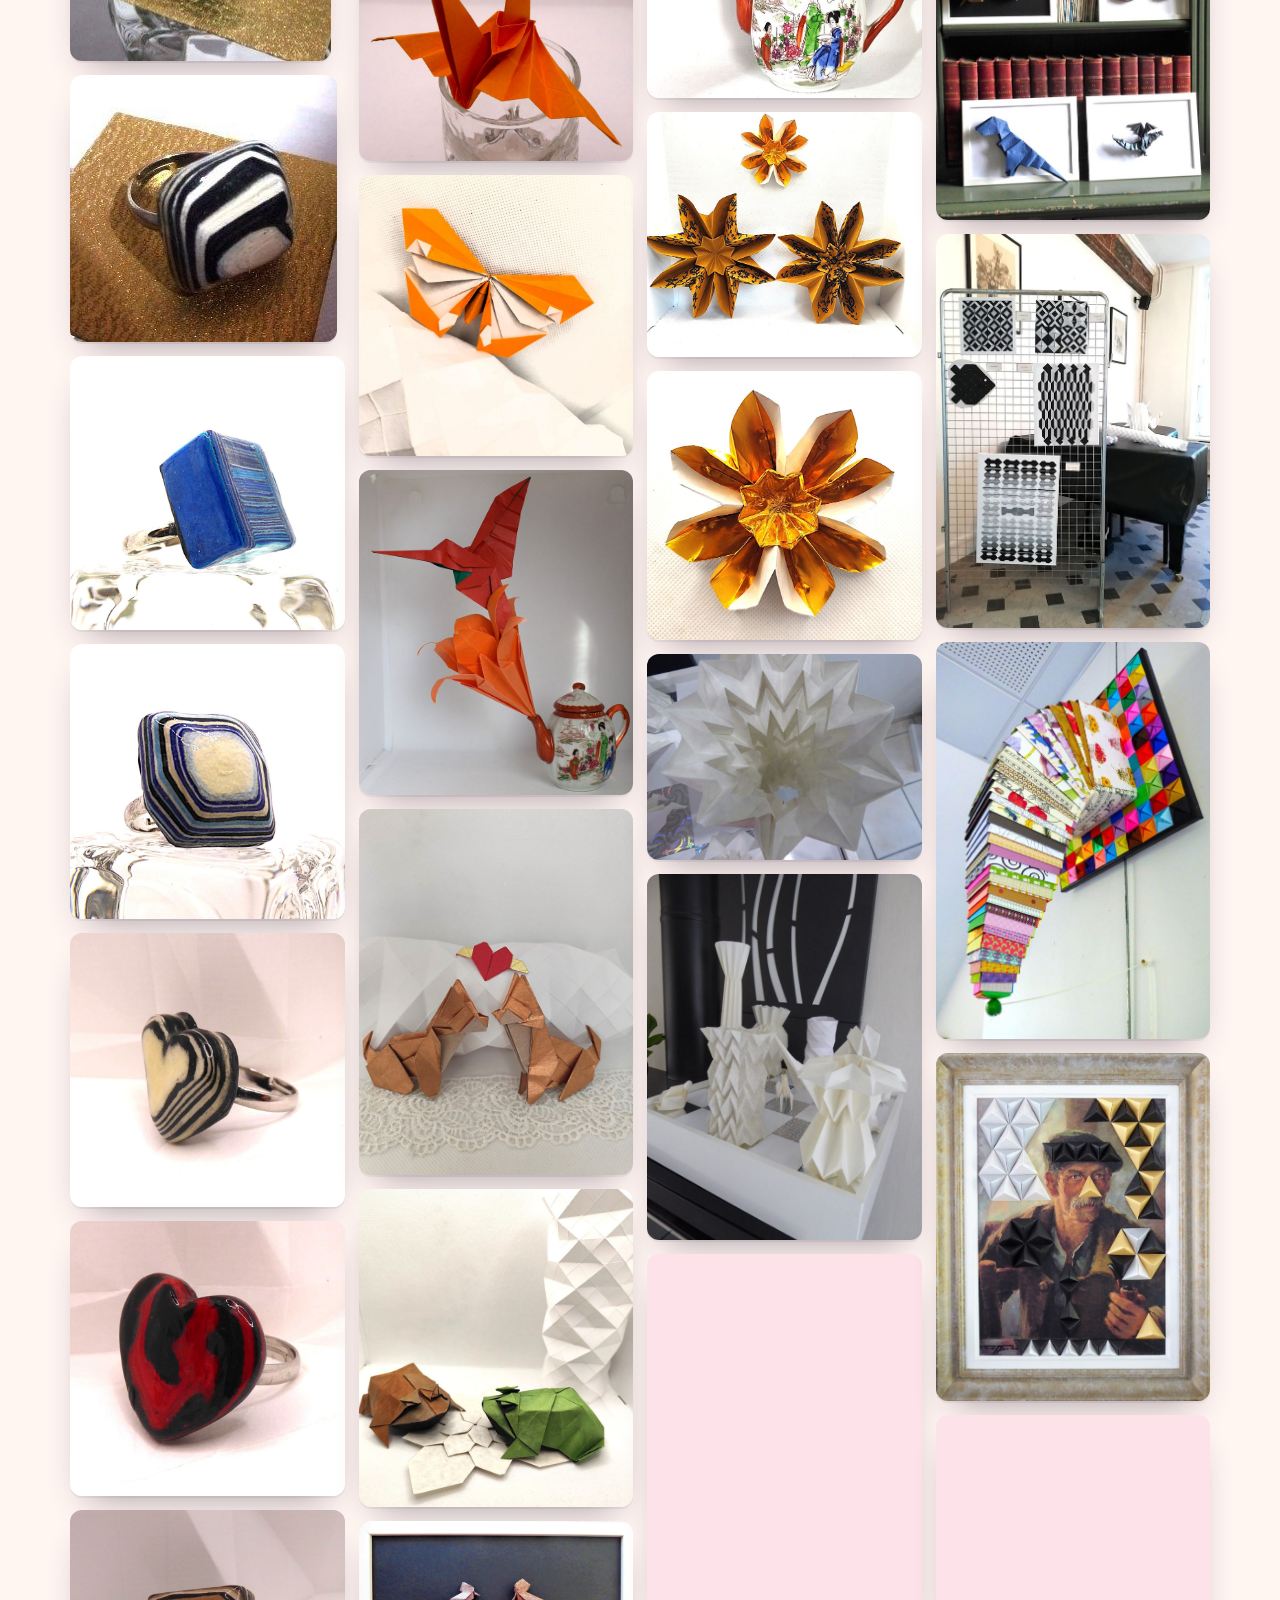
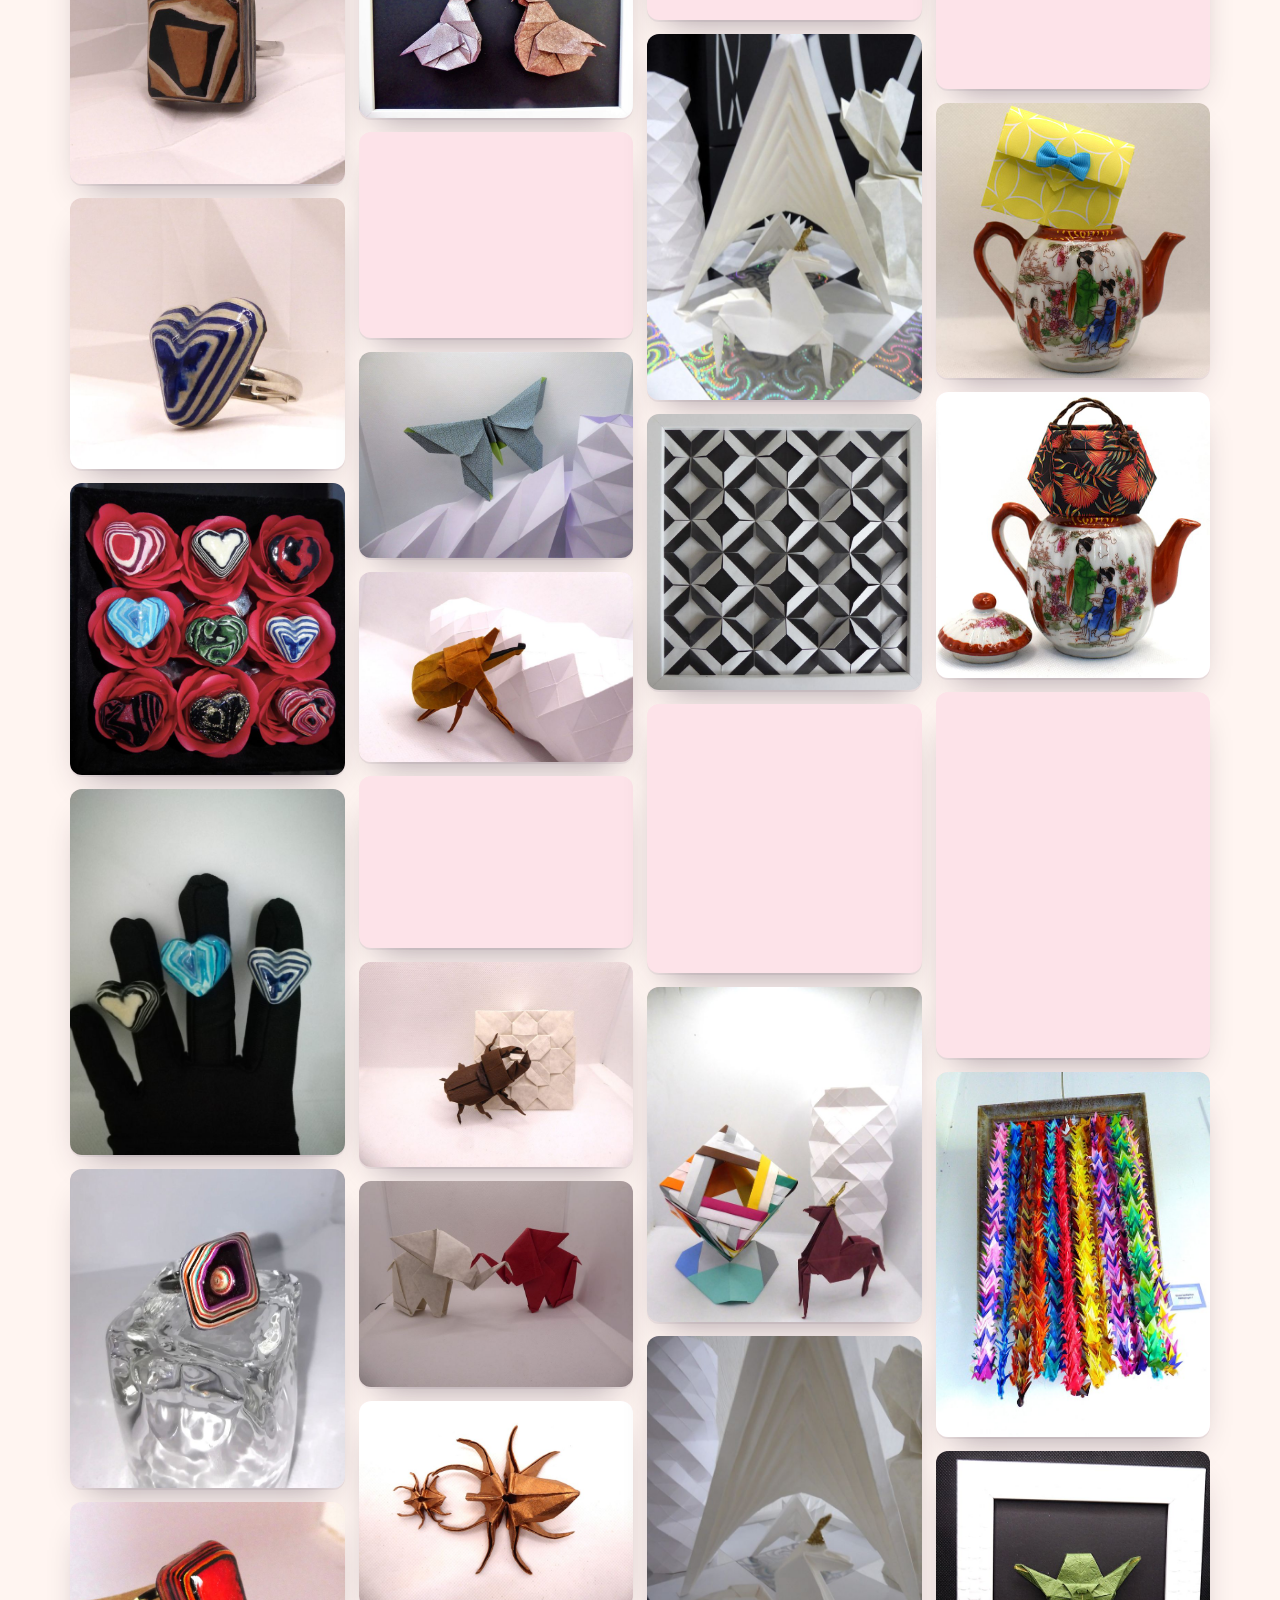
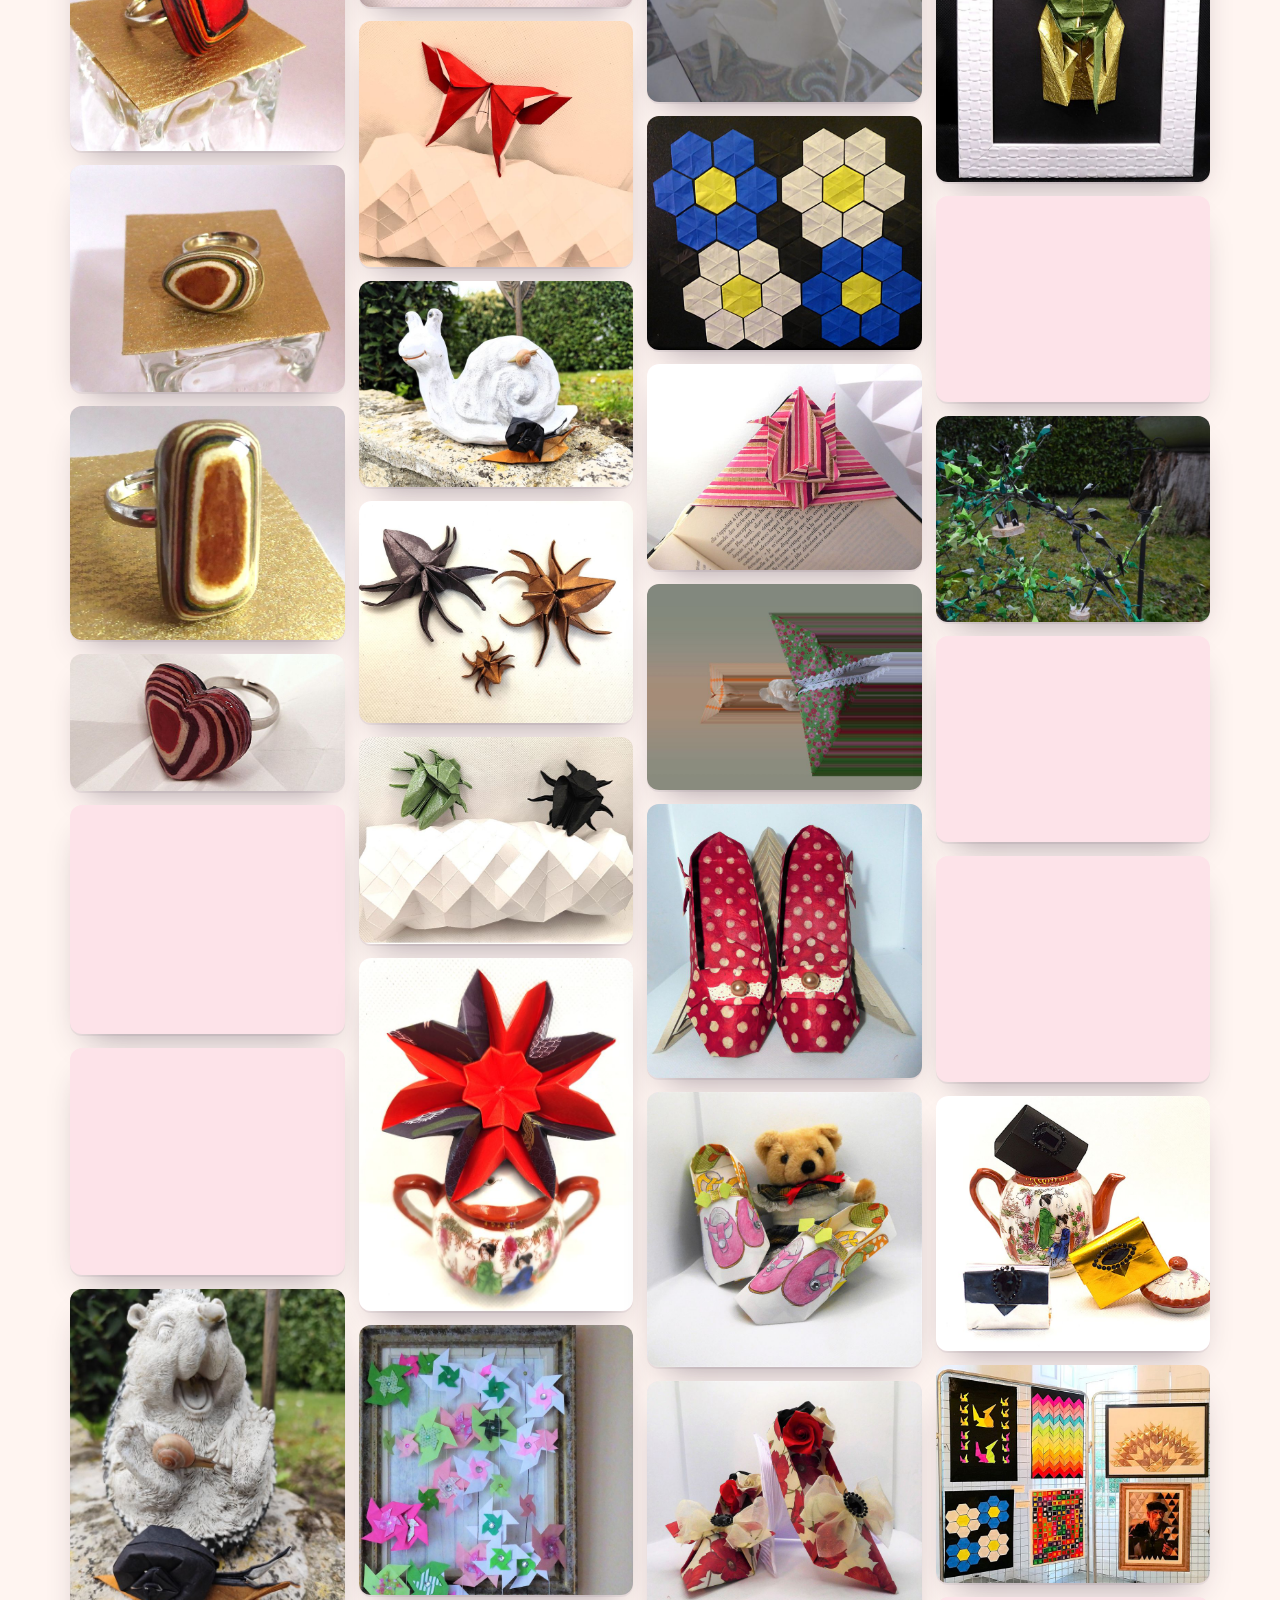
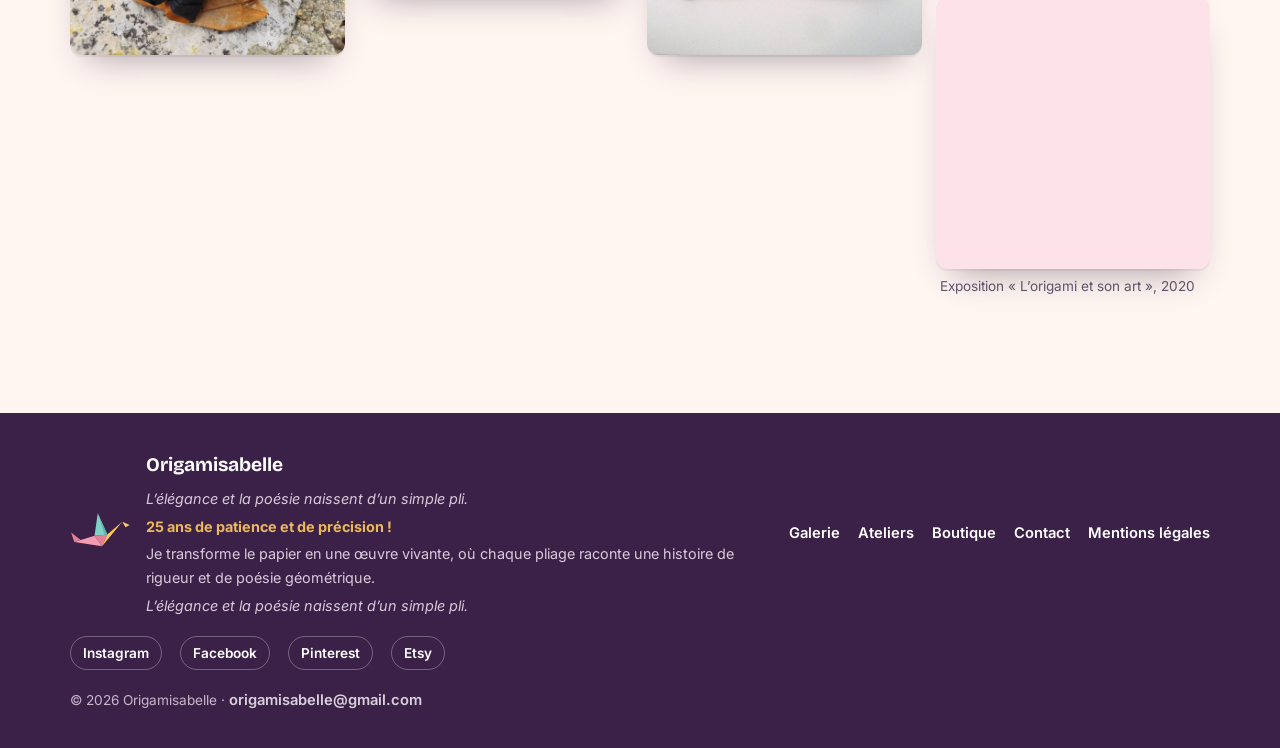
<file: galerie.html>
<!doctype html>
<html lang="fr"><head>
<meta charset="utf-8">
<meta name="viewport" content="width=device-width, initial-scale=1, viewport-fit=cover">
<title>Galerie d’origami : bijoux, animaux, fleurs · Origamisabelle</title>
<meta name="description" content="La galerie d'Origamisabelle : bijoux, animaux, fleurs, pavages, escarpins et décorations en papier plié.">
<meta name="theme-color" content="#2A1B33">
<link rel="canonical" href="https://www.origamisabelle.fr/galerie.html">
<meta property="og:url" content="https://www.origamisabelle.fr/galerie.html">
<meta property="og:locale" content="fr_FR">
<meta name="twitter:card" content="summary_large_image">
<link rel="icon" href="img/logo.webp">
<meta property="og:type" content="website">
<meta property="og:site_name" content="Origamisabelle">
<meta property="og:title" content="Galerie d’origami : bijoux, animaux, fleurs · Origamisabelle">
<meta property="og:description" content="La galerie d'Origamisabelle : bijoux, animaux, fleurs, pavages, escarpins et décorations en papier plié.">
<meta property="og:image" content="https://www.origamisabelle.fr/img/fleurs-02.jpg">
<link rel="stylesheet" href="https://fonts.googleapis.com/css2?family=Bricolage+Grotesque:opsz,wght@12..96,500;12..96,700;12..96,800&amp;family=Inter:wght@400;500;600;700&amp;display=swap">
<link rel="stylesheet" href="style.css">
<meta name="editeur-publication" content="rsale1107/origamisabelle"></head>
<body>
<a class="skip" href="#contenu">Aller au contenu</a>
<header>
  <div class="wrap nav">
    <a class="brand" href="index.html" aria-label="Origamisabelle, accueil"><img src="img/logo-bandeau.webp" alt="Origamisabelle" width="242" height="70"></a>
    <button class="burger" id="burger" type="button" aria-label="Ouvrir le menu" aria-expanded="false" aria-controls="menu">
      <svg viewBox="0 0 24 24" fill="none" stroke="currentColor" stroke-width="2.4" stroke-linecap="round"><path d="M4 7h16M4 12h16M4 17h16"></path></svg>
    </button>
    <nav class="menu" id="menu" aria-label="Menu principal">
      <a class="link" href="index.html">Accueil</a><a class="link" href="galerie.html" aria-current="page">Galerie</a><a class="link" href="ateliers.html">Ateliers</a><a class="link" href="boutique.html">Boutique</a><a class="link" href="contact.html">Contact</a>
      <a class="btn btn-ink" href="contact.html#devis">Demander un devis</a>
    </nav>
  </div>
</header>
<main id="contenu">
<section class="phero">
  <div class="folds" aria-hidden="true"><span class="o o1"><svg viewBox="0 0 200 140"><polygon points="100,72 40,8 86,92" fill="#E77E98"></polygon><polygon points="100,72 166,4 116,92" fill="#F49CB0"></polygon><polygon points="100,72 166,4 132,60" fill="#fff" opacity=".25"></polygon><polygon points="60,98 10,46 74,102" fill="#E77E98"></polygon><polygon points="140,98 186,40 128,104" fill="#F49CB0"></polygon><polygon points="186,40 199,49 187,53" fill="#E77E98"></polygon><polygon points="60,98 100,72 140,98 100,124" fill="#F49CB0"></polygon><polygon points="60,98 100,98 100,124" fill="#D9637F"></polygon></svg></span><span class="o o2"><svg viewBox="0 0 200 140"><polygon points="20,80 180,80 150,120 50,120" fill="#5BB8AB"></polygon><polygon points="20,80 100,80 50,120" fill="#7FD3C6"></polygon><polygon points="100,80 100,10 60,80" fill="#7FD3C6"></polygon><polygon points="100,80 100,10 140,80" fill="#4AA699"></polygon><polygon points="100,10 140,80 120,80" fill="#fff" opacity=".18"></polygon></svg></span><span class="o o3"><svg viewBox="0 0 200 140"><polygon points="100,70 20,20 40,80" fill="#FFC95C"></polygon><polygon points="100,70 40,80 30,120" fill="#E9A93A"></polygon><polygon points="100,70 180,20 160,80" fill="#FFD77F"></polygon><polygon points="100,70 160,80 170,120" fill="#E9A93A"></polygon><polygon points="96,40 104,40 104,110 96,110" fill="#8A5A34"></polygon></svg></span><span class="o o4"><svg viewBox="0 0 200 180"><polygon points="100,170 20,80 60,30 100,70" fill="#F49CB0"></polygon><polygon points="100,170 180,80 140,30 100,70" fill="#E77E98"></polygon><polygon points="20,80 60,30 40,40" fill="#fff" opacity=".3"></polygon><polygon points="100,70 60,30 80,30" fill="#fff" opacity=".2"></polygon></svg></span></div>
  <div class="wrap phero-in">
    <p class="crumb"><a href="index.html">Accueil</a> · Galerie</p>
    <h1>La <span class="hl">galerie</span></h1>
    <p class="sub">Bijoux, animaux, fleurs, volumes… Touchez une photo pour l’agrandir, puis faites défiler.</p>
  </div>
</section>
<section class="wrap sec">
  <div class="filters" role="group" aria-label="Filtrer les créations">
    <button type="button" class="chip" data-f="all" aria-pressed="true">Tout <span>81</span></button>
    <button type="button" class="chip" data-f="bijoux" aria-pressed="false">Bijoux <span>19</span></button><button type="button" class="chip" data-f="animaux" aria-pressed="false">Animaux et insectes <span>21</span></button><button type="button" class="chip" data-f="fleurs" aria-pressed="false">Fleurs et étoiles <span>8</span></button><button type="button" class="chip" data-f="volumes" aria-pressed="false">Pavages et volumes <span>10</span></button><button type="button" class="chip" data-f="mode" aria-pressed="false">Escarpins et nœuds <span>6</span></button><button type="button" class="chip" data-f="deco" aria-pressed="false">Déco et expositions <span>17</span></button>
  </div>
  <div class="masonry" id="gallery"><figure class="gi" data-cat="bijoux"><button type="button" class="gbtn" data-full="img/bijoux-01.jpg" data-cap="Bijou d’Isabelle"><img src="img/mini/bijoux-01.jpg" data-orig="img/bijoux-01.jpg" alt="Bijou d’Isabelle" loading="lazy" decoding="async"></button></figure><figure class="gi" data-cat="bijoux"><button type="button" class="gbtn" data-full="img/bijoux-02.jpg" data-cap="Bijou d’Isabelle"><img src="img/mini/bijoux-02.jpg" data-orig="img/bijoux-02.jpg" alt="Bijou d’Isabelle" loading="lazy" decoding="async"></button></figure><figure class="gi" data-cat="bijoux"><button type="button" class="gbtn" data-full="img/bijoux-03.jpg" data-cap="Bijou d’Isabelle"><img src="img/mini/bijoux-03.jpg" data-orig="img/bijoux-03.jpg" alt="Bijou d’Isabelle" loading="lazy" decoding="async"></button></figure><figure class="gi" data-cat="bijoux"><button type="button" class="gbtn" data-full="img/bijoux-04.jpg" data-cap="Bijou d’Isabelle"><img src="img/mini/bijoux-04.jpg" data-orig="img/bijoux-04.jpg" alt="Bijou d’Isabelle" loading="lazy" decoding="async"></button></figure><figure class="gi" data-cat="bijoux"><button type="button" class="gbtn" data-full="img/bijoux-05.jpg" data-cap="Bijou d’Isabelle"><img src="img/mini/bijoux-05.jpg" data-orig="img/bijoux-05.jpg" alt="Bijou d’Isabelle" loading="lazy" decoding="async"></button></figure><figure class="gi" data-cat="bijoux"><button type="button" class="gbtn" data-full="img/bijoux-06.jpg" data-cap="Bijou d’Isabelle"><img src="img/mini/bijoux-06.jpg" data-orig="img/bijoux-06.jpg" alt="Bijou d’Isabelle" loading="lazy" decoding="async"></button></figure><figure class="gi" data-cat="bijoux"><button type="button" class="gbtn" data-full="img/bijoux-07.jpg" data-cap="Bijou d’Isabelle"><img src="img/mini/bijoux-07.jpg" data-orig="img/bijoux-07.jpg" alt="Bijou d’Isabelle" loading="lazy" decoding="async"></button></figure><figure class="gi" data-cat="bijoux"><button type="button" class="gbtn" data-full="img/bijoux-08.jpg" data-cap="Bijou d’Isabelle"><img src="img/mini/bijoux-08.jpg" data-orig="img/bijoux-08.jpg" alt="Bijou d’Isabelle" loading="lazy" decoding="async"></button></figure><figure class="gi" data-cat="bijoux"><button type="button" class="gbtn" data-full="img/bijoux-09.jpg" data-cap="Bijou d’Isabelle"><img src="img/mini/bijoux-09.jpg" data-orig="img/bijoux-09.jpg" alt="Bijou d’Isabelle" loading="lazy" decoding="async"></button></figure><figure class="gi" data-cat="bijoux"><button type="button" class="gbtn" data-full="img/bijoux-10.jpg" data-cap="Bijou d’Isabelle"><img src="img/mini/bijoux-10.jpg" data-orig="img/bijoux-10.jpg" alt="Bijou d’Isabelle" loading="lazy" decoding="async"></button></figure><figure class="gi" data-cat="bijoux"><button type="button" class="gbtn" data-full="img/bijoux-11.jpg" data-cap="Bijou d’Isabelle"><img src="img/mini/bijoux-11.jpg" data-orig="img/bijoux-11.jpg" alt="Bijou d’Isabelle" loading="lazy" decoding="async"></button></figure><figure class="gi" data-cat="bijoux"><button type="button" class="gbtn" data-full="img/bijoux-12.jpg" data-cap="Bijou d’Isabelle"><img src="img/mini/bijoux-12.jpg" data-orig="img/bijoux-12.jpg" alt="Bijou d’Isabelle" loading="lazy" decoding="async"></button></figure><figure class="gi" data-cat="bijoux"><button type="button" class="gbtn" data-full="img/bijoux-13.jpg" data-cap="Bijou d’Isabelle"><img src="img/mini/bijoux-13.jpg" data-orig="img/bijoux-13.jpg" alt="Bijou d’Isabelle" loading="lazy" decoding="async"></button></figure><figure class="gi" data-cat="bijoux"><button type="button" class="gbtn" data-full="img/bijoux-14.jpg" data-cap="Bijou d’Isabelle"><img src="img/mini/bijoux-14.jpg" data-orig="img/bijoux-14.jpg" alt="Bijou d’Isabelle" loading="lazy" decoding="async"></button></figure><figure class="gi" data-cat="bijoux"><button type="button" class="gbtn" data-full="img/bijoux-15.jpg" data-cap="Bijou d’Isabelle"><img src="img/mini/bijoux-15.jpg" data-orig="img/bijoux-15.jpg" alt="Bijou d’Isabelle" loading="lazy" decoding="async"></button></figure><figure class="gi" data-cat="bijoux"><button type="button" class="gbtn" data-full="img/bijoux-16.jpg" data-cap="Bijou d’Isabelle"><img src="img/mini/bijoux-16.jpg" data-orig="img/bijoux-16.jpg" alt="Bijou d’Isabelle" loading="lazy" decoding="async"></button></figure><figure class="gi" data-cat="bijoux"><button type="button" class="gbtn" data-full="img/bijoux-17.jpg" data-cap="Bijou d’Isabelle"><img src="img/mini/bijoux-17.jpg" data-orig="img/bijoux-17.jpg" alt="Bijou d’Isabelle" loading="lazy" decoding="async"></button></figure><figure class="gi" data-cat="bijoux"><button type="button" class="gbtn" data-full="img/bijoux-18.jpg" data-cap="Bijou d’Isabelle"><img src="img/mini/bijoux-18.jpg" data-orig="img/bijoux-18.jpg" alt="Bijou d’Isabelle" loading="lazy" decoding="async"></button></figure><figure class="gi" data-cat="bijoux"><button type="button" class="gbtn" data-full="img/bijoux-19.jpg" data-cap="Bijou d’Isabelle"><img src="img/mini/bijoux-19.jpg" data-orig="img/bijoux-19.jpg" alt="Bijou d’Isabelle" loading="lazy" decoding="async"></button></figure><figure class="gi" data-cat="animaux"><button type="button" class="gbtn" data-full="img/animaux-01.jpg" data-cap="Animal en origami d’Isabelle"><img src="img/mini/animaux-01.jpg" data-orig="img/animaux-01.jpg" alt="Animal en origami d’Isabelle" loading="lazy" decoding="async"></button></figure><figure class="gi" data-cat="animaux"><button type="button" class="gbtn" data-full="img/animaux-02.jpg" data-cap="Animal en origami d’Isabelle"><img src="img/mini/animaux-02.jpg" data-orig="img/animaux-02.jpg" alt="Animal en origami d’Isabelle" loading="lazy" decoding="async"></button></figure><figure class="gi" data-cat="animaux"><button type="button" class="gbtn" data-full="img/animaux-03.jpg" data-cap="Animal en origami d’Isabelle"><img src="img/mini/animaux-03.jpg" data-orig="img/animaux-03.jpg" alt="Animal en origami d’Isabelle" loading="lazy" decoding="async"></button></figure><figure class="gi" data-cat="animaux"><button type="button" class="gbtn" data-full="img/animaux-04.jpg" data-cap="Animal en origami d’Isabelle"><img src="img/mini/animaux-04.jpg" data-orig="img/animaux-04.jpg" alt="Animal en origami d’Isabelle" loading="lazy" decoding="async"></button></figure><figure class="gi" data-cat="animaux"><button type="button" class="gbtn" data-full="img/animaux-05.jpg" data-cap="Animal en origami d’Isabelle"><img src="img/mini/animaux-05.jpg" data-orig="img/animaux-05.jpg" alt="Animal en origami d’Isabelle" loading="lazy" decoding="async"></button></figure><figure class="gi" data-cat="animaux"><button type="button" class="gbtn" data-full="img/animaux-06.jpg" data-cap="Animal en origami d’Isabelle"><img src="img/mini/animaux-06.jpg" data-orig="img/animaux-06.jpg" alt="Animal en origami d’Isabelle" loading="lazy" decoding="async"></button></figure><figure class="gi" data-cat="animaux"><button type="button" class="gbtn" data-full="img/animaux-07.jpg" data-cap="Animal en origami d’Isabelle"><img src="img/mini/animaux-07.jpg" data-orig="img/animaux-07.jpg" alt="Animal en origami d’Isabelle" loading="lazy" decoding="async"></button></figure><figure class="gi" data-cat="animaux"><button type="button" class="gbtn" data-full="img/animaux-08.jpg" data-cap="Animal en origami d’Isabelle"><img src="img/mini/animaux-08.jpg" data-orig="img/animaux-08.jpg" alt="Animal en origami d’Isabelle" loading="lazy" decoding="async"></button></figure><figure class="gi" data-cat="animaux"><button type="button" class="gbtn" data-full="img/animaux-09.jpg" data-cap="Animal en origami d’Isabelle"><img src="img/mini/animaux-09.jpg" data-orig="img/animaux-09.jpg" alt="Animal en origami d’Isabelle" loading="lazy" decoding="async"></button></figure><figure class="gi" data-cat="animaux"><button type="button" class="gbtn" data-full="img/animaux-10.jpg" data-cap="Animal en origami d’Isabelle"><img src="img/mini/animaux-10.jpg" data-orig="img/animaux-10.jpg" alt="Animal en origami d’Isabelle" loading="lazy" decoding="async"></button></figure><figure class="gi" data-cat="animaux"><button type="button" class="gbtn" data-full="img/animaux-11.jpg" data-cap="Animal en origami d’Isabelle"><img src="img/mini/animaux-11.jpg" data-orig="img/animaux-11.jpg" alt="Animal en origami d’Isabelle" loading="lazy" decoding="async"></button></figure><figure class="gi" data-cat="animaux"><button type="button" class="gbtn" data-full="img/animaux-12.jpg" data-cap="Animal en origami d’Isabelle"><img src="img/mini/animaux-12.jpg" data-orig="img/animaux-12.jpg" alt="Animal en origami d’Isabelle" loading="lazy" decoding="async"></button></figure><figure class="gi" data-cat="animaux"><button type="button" class="gbtn" data-full="img/animaux-13.jpg" data-cap="Animal en origami d’Isabelle"><img src="img/mini/animaux-13.jpg" data-orig="img/animaux-13.jpg" alt="Animal en origami d’Isabelle" loading="lazy" decoding="async"></button></figure><figure class="gi" data-cat="animaux"><button type="button" class="gbtn" data-full="img/animaux-14.jpg" data-cap="Animal en origami d’Isabelle"><img src="img/mini/animaux-14.jpg" data-orig="img/animaux-14.jpg" alt="Animal en origami d’Isabelle" loading="lazy" decoding="async"></button></figure><figure class="gi" data-cat="animaux"><button type="button" class="gbtn" data-full="img/animaux-15.jpg" data-cap="Animal en origami d’Isabelle"><img src="img/mini/animaux-15.jpg" data-orig="img/animaux-15.jpg" alt="Animal en origami d’Isabelle" loading="lazy" decoding="async"></button></figure><figure class="gi" data-cat="animaux"><button type="button" class="gbtn" data-full="img/animaux-16.jpg" data-cap="Animal en origami d’Isabelle"><img src="img/mini/animaux-16.jpg" data-orig="img/animaux-16.jpg" alt="Animal en origami d’Isabelle" loading="lazy" decoding="async"></button></figure><figure class="gi" data-cat="animaux"><button type="button" class="gbtn" data-full="img/animaux-17.jpg" data-cap="Animal en origami d’Isabelle"><img src="img/mini/animaux-17.jpg" data-orig="img/animaux-17.jpg" alt="Animal en origami d’Isabelle" loading="lazy" decoding="async"></button></figure><figure class="gi" data-cat="animaux"><button type="button" class="gbtn" data-full="img/animaux-18.jpg" data-cap="Animal en origami d’Isabelle"><img src="img/mini/animaux-18.jpg" data-orig="img/animaux-18.jpg" alt="Animal en origami d’Isabelle" loading="lazy" decoding="async"></button></figure><figure class="gi" data-cat="animaux"><button type="button" class="gbtn" data-full="img/animaux-19.jpg" data-cap="Animal en origami d’Isabelle"><img src="img/mini/animaux-19.jpg" data-orig="img/animaux-19.jpg" alt="Animal en origami d’Isabelle" loading="lazy" decoding="async"></button></figure><figure class="gi" data-cat="animaux"><button type="button" class="gbtn" data-full="img/animaux-20.jpg" data-cap="Animal en origami d’Isabelle"><img src="img/mini/animaux-20.jpg" data-orig="img/animaux-20.jpg" alt="Animal en origami d’Isabelle" loading="lazy" decoding="async"></button></figure><figure class="gi" data-cat="animaux"><button type="button" class="gbtn" data-full="img/animaux-21.jpg" data-cap="Animal en origami d’Isabelle"><img src="img/mini/animaux-21.jpg" data-orig="img/animaux-21.jpg" alt="Animal en origami d’Isabelle" loading="lazy" decoding="async"></button></figure><figure class="gi" data-cat="fleurs"><button type="button" class="gbtn" data-full="img/fleurs-01.jpg" data-cap="Fleur en origami d’Isabelle"><img src="img/mini/fleurs-01.jpg" data-orig="img/fleurs-01.jpg" alt="Fleur en origami d’Isabelle" loading="lazy" decoding="async"></button></figure><figure class="gi" data-cat="fleurs"><button type="button" class="gbtn" data-full="img/fleurs-02.jpg" data-cap="Fleur en origami d’Isabelle"><img src="img/mini/fleurs-02.jpg" data-orig="img/fleurs-02.jpg" alt="Fleur en origami d’Isabelle" loading="lazy" decoding="async"></button></figure><figure class="gi" data-cat="fleurs"><button type="button" class="gbtn" data-full="img/fleurs-03.jpg" data-cap="Fleur en origami d’Isabelle"><img src="img/mini/fleurs-03.jpg" data-orig="img/fleurs-03.jpg" alt="Fleur en origami d’Isabelle" loading="lazy" decoding="async"></button></figure><figure class="gi" data-cat="fleurs"><button type="button" class="gbtn" data-full="img/fleurs-04.jpg" data-cap="Fleur en origami d’Isabelle"><img src="img/mini/fleurs-04.jpg" data-orig="img/fleurs-04.jpg" alt="Fleur en origami d’Isabelle" loading="lazy" decoding="async"></button></figure><figure class="gi" data-cat="fleurs"><button type="button" class="gbtn" data-full="img/fleurs-05.jpg" data-cap="Fleur en origami d’Isabelle"><img src="img/mini/fleurs-05.jpg" data-orig="img/fleurs-05.jpg" alt="Fleur en origami d’Isabelle" loading="lazy" decoding="async"></button></figure><figure class="gi" data-cat="fleurs"><button type="button" class="gbtn" data-full="img/fleurs-06.jpg" data-cap="Fleur en origami d’Isabelle"><img src="img/mini/fleurs-06.jpg" data-orig="img/fleurs-06.jpg" alt="Fleur en origami d’Isabelle" loading="lazy" decoding="async"></button></figure><figure class="gi" data-cat="fleurs"><button type="button" class="gbtn" data-full="img/fleurs-07.jpg" data-cap="Fleur en origami d’Isabelle"><img src="img/mini/fleurs-07.jpg" data-orig="img/fleurs-07.jpg" alt="Fleur en origami d’Isabelle" loading="lazy" decoding="async"></button></figure><figure class="gi" data-cat="fleurs"><button type="button" class="gbtn" data-full="img/fleurs-08.jpg" data-cap="Fleur en origami d’Isabelle"><img src="img/mini/fleurs-08.jpg" data-orig="img/fleurs-08.jpg" alt="Fleur en origami d’Isabelle" loading="lazy" decoding="async"></button></figure><figure class="gi" data-cat="volumes"><button type="button" class="gbtn" data-full="img/volumes-01.jpg" data-cap="Pavage en origami d’Isabelle"><img src="img/mini/volumes-01.jpg" data-orig="img/volumes-01.jpg" alt="Pavage en origami d’Isabelle" loading="lazy" decoding="async"></button></figure><figure class="gi" data-cat="volumes"><button type="button" class="gbtn" data-full="img/volumes-02.jpg" data-cap="Pavage en origami d’Isabelle"><img src="img/mini/volumes-02.jpg" data-orig="img/volumes-02.jpg" alt="Pavage en origami d’Isabelle" loading="lazy" decoding="async"></button></figure><figure class="gi" data-cat="volumes"><button type="button" class="gbtn" data-full="img/volumes-03.jpg" data-cap="Pavage en origami d’Isabelle"><img src="img/mini/volumes-03.jpg" data-orig="img/volumes-03.jpg" alt="Pavage en origami d’Isabelle" loading="lazy" decoding="async"></button></figure><figure class="gi" data-cat="volumes"><button type="button" class="gbtn" data-full="img/volumes-04.jpg" data-cap="Pavage en origami d’Isabelle"><img src="img/mini/volumes-04.jpg" data-orig="img/volumes-04.jpg" alt="Pavage en origami d’Isabelle" loading="lazy" decoding="async"></button></figure><figure class="gi" data-cat="volumes"><button type="button" class="gbtn" data-full="img/volumes-05.jpg" data-cap="Pavage en origami d’Isabelle"><img src="img/mini/volumes-05.jpg" data-orig="img/volumes-05.jpg" alt="Pavage en origami d’Isabelle" loading="lazy" decoding="async"></button></figure><figure class="gi" data-cat="volumes"><button type="button" class="gbtn" data-full="img/volumes-06.jpg" data-cap="Pavage en origami d’Isabelle"><img src="img/mini/volumes-06.jpg" data-orig="img/volumes-06.jpg" alt="Pavage en origami d’Isabelle" loading="lazy" decoding="async"></button></figure><figure class="gi" data-cat="volumes"><button type="button" class="gbtn" data-full="img/volumes-07.jpg" data-cap="Pavage en origami d’Isabelle"><img src="img/mini/volumes-07.jpg" data-orig="img/volumes-07.jpg" alt="Pavage en origami d’Isabelle" loading="lazy" decoding="async"></button></figure><figure class="gi" data-cat="volumes"><button type="button" class="gbtn" data-full="img/volumes-08.jpg" data-cap="Pavage en origami d’Isabelle"><img src="img/mini/volumes-08.jpg" data-orig="img/volumes-08.jpg" alt="Pavage en origami d’Isabelle" loading="lazy" decoding="async"></button></figure><figure class="gi" data-cat="volumes"><button type="button" class="gbtn" data-full="img/volumes-09.jpg" data-cap="Pavage en origami d’Isabelle"><img src="img/mini/volumes-09.jpg" data-orig="img/volumes-09.jpg" alt="Pavage en origami d’Isabelle" loading="lazy" decoding="async"></button></figure><figure class="gi" data-cat="volumes"><button type="button" class="gbtn" data-full="img/volumes-10.jpg" data-cap="Pavage en origami d’Isabelle"><img src="img/mini/volumes-10.jpg" data-orig="img/volumes-10.jpg" alt="Pavage en origami d’Isabelle" loading="lazy" decoding="async"></button></figure><figure class="gi" data-cat="mode"><button type="button" class="gbtn" data-full="img/mode-01.jpg" data-cap="Escarpin en papier plié d’Isabelle"><img src="img/mini/mode-01.jpg" data-orig="img/mode-01.jpg" alt="Escarpin en papier plié d’Isabelle" loading="lazy" decoding="async"></button></figure><figure class="gi" data-cat="mode"><button type="button" class="gbtn" data-full="img/mode-02.jpg" data-cap="Escarpin en papier plié d’Isabelle"><img src="img/mini/mode-02.jpg" data-orig="img/mode-02.jpg" alt="Escarpin en papier plié d’Isabelle" loading="lazy" decoding="async"></button></figure><figure class="gi" data-cat="mode"><button type="button" class="gbtn" data-full="img/mode-03.jpg" data-cap="Escarpin en papier plié d’Isabelle"><img src="img/mini/mode-03.jpg" data-orig="img/mode-03.jpg" alt="Escarpin en papier plié d’Isabelle" loading="lazy" decoding="async"></button></figure><figure class="gi" data-cat="mode"><button type="button" class="gbtn" data-full="img/mode-04.jpg" data-cap="Escarpin en papier plié d’Isabelle"><img src="img/mini/mode-04.jpg" data-orig="img/mode-04.jpg" alt="Escarpin en papier plié d’Isabelle" loading="lazy" decoding="async"></button></figure><figure class="gi" data-cat="mode"><button type="button" class="gbtn" data-full="img/mode-05.jpg" data-cap="Escarpin en papier plié d’Isabelle"><img src="img/mini/mode-05.jpg" data-orig="img/mode-05.jpg" alt="Escarpin en papier plié d’Isabelle" loading="lazy" decoding="async"></button></figure><figure class="gi" data-cat="mode"><button type="button" class="gbtn" data-full="img/mode-06.jpg" data-cap="Escarpin en papier plié d’Isabelle"><img src="img/mini/mode-06.jpg" data-orig="img/mode-06.jpg" alt="Escarpin en papier plié d’Isabelle" loading="lazy" decoding="async"></button></figure><figure class="gi" data-cat="deco"><button type="button" class="gbtn" data-full="img/deco-01.jpg" data-cap="Décoration en origami d’Isabelle"><img src="img/mini/deco-01.jpg" data-orig="img/deco-01.jpg" alt="Décoration en origami d’Isabelle" loading="lazy" decoding="async"></button></figure><figure class="gi" data-cat="deco"><button type="button" class="gbtn" data-full="img/deco-02.jpg" data-cap="Décoration en origami d’Isabelle"><img src="img/mini/deco-02.jpg" data-orig="img/deco-02.jpg" alt="Décoration en origami d’Isabelle" loading="lazy" decoding="async"></button></figure><figure class="gi" data-cat="deco"><button type="button" class="gbtn" data-full="img/deco-03.jpg" data-cap="Décoration en origami d’Isabelle"><img src="img/mini/deco-03.jpg" data-orig="img/deco-03.jpg" alt="Décoration en origami d’Isabelle" loading="lazy" decoding="async"></button></figure><figure class="gi" data-cat="deco"><button type="button" class="gbtn" data-full="img/deco-04.jpg" data-cap="Décoration en origami d’Isabelle"><img src="img/mini/deco-04.jpg" data-orig="img/deco-04.jpg" alt="Décoration en origami d’Isabelle" loading="lazy" decoding="async"></button></figure><figure class="gi" data-cat="deco"><button type="button" class="gbtn" data-full="img/deco-05.jpg" data-cap="Décoration en origami d’Isabelle"><img src="img/mini/deco-05.jpg" data-orig="img/deco-05.jpg" alt="Décoration en origami d’Isabelle" loading="lazy" decoding="async"></button></figure><figure class="gi" data-cat="deco"><button type="button" class="gbtn" data-full="img/deco-06.jpg" data-cap="Décoration en origami d’Isabelle"><img src="img/mini/deco-06.jpg" data-orig="img/deco-06.jpg" alt="Décoration en origami d’Isabelle" loading="lazy" decoding="async"></button></figure><figure class="gi" data-cat="deco"><button type="button" class="gbtn" data-full="img/deco-07.jpg" data-cap="Décoration en origami d’Isabelle"><img src="img/mini/deco-07.jpg" data-orig="img/deco-07.jpg" alt="Décoration en origami d’Isabelle" loading="lazy" decoding="async"></button></figure><figure class="gi" data-cat="deco"><button type="button" class="gbtn" data-full="img/deco-08.jpg" data-cap="Décoration en origami d’Isabelle"><img src="img/mini/deco-08.jpg" data-orig="img/deco-08.jpg" alt="Décoration en origami d’Isabelle" loading="lazy" decoding="async"></button></figure><figure class="gi" data-cat="deco"><button type="button" class="gbtn" data-full="img/deco-09.jpg" data-cap="Décoration en origami d’Isabelle"><img src="img/mini/deco-09.jpg" data-orig="img/deco-09.jpg" alt="Décoration en origami d’Isabelle" loading="lazy" decoding="async"></button></figure><figure class="gi" data-cat="deco"><button type="button" class="gbtn" data-full="img/deco-10.jpg" data-cap="Décoration en origami d’Isabelle"><img src="img/mini/deco-10.jpg" data-orig="img/deco-10.jpg" alt="Décoration en origami d’Isabelle" loading="lazy" decoding="async"></button></figure><figure class="gi" data-cat="deco"><button type="button" class="gbtn" data-full="img/deco-11.jpg" data-cap="Décoration en origami d’Isabelle"><img src="img/mini/deco-11.jpg" data-orig="img/deco-11.jpg" alt="Décoration en origami d’Isabelle" loading="lazy" decoding="async"></button></figure><figure class="gi" data-cat="deco"><button type="button" class="gbtn" data-full="img/deco-12.jpg" data-cap="Décoration en origami d’Isabelle"><img src="img/mini/deco-12.jpg" data-orig="img/deco-12.jpg" alt="Décoration en origami d’Isabelle" loading="lazy" decoding="async"></button></figure><figure class="gi" data-cat="deco"><button type="button" class="gbtn" data-full="img/deco-13.jpg" data-cap="Décoration en origami d’Isabelle"><img src="img/mini/deco-13.jpg" data-orig="img/deco-13.jpg" alt="Décoration en origami d’Isabelle" loading="lazy" decoding="async"></button></figure><figure class="gi" data-cat="deco"><button type="button" class="gbtn" data-full="img/deco-14.jpg" data-cap="Décoration en origami d’Isabelle"><img src="img/mini/deco-14.jpg" data-orig="img/deco-14.jpg" alt="Décoration en origami d’Isabelle" loading="lazy" decoding="async"></button></figure><figure class="gi" data-cat="deco"><button type="button" class="gbtn" data-full="img/deco-15.jpg" data-cap="Décoration en origami d’Isabelle"><img src="img/mini/deco-15.jpg" data-orig="img/deco-15.jpg" alt="Décoration en origami d’Isabelle" loading="lazy" decoding="async"></button></figure><figure class="gi" data-cat="deco"><button type="button" class="gbtn" data-full="img/deco-16.jpg" data-cap="Décoration en origami d’Isabelle"><img src="img/mini/deco-16.jpg" data-orig="img/deco-16.jpg" alt="Décoration en origami d’Isabelle" loading="lazy" decoding="async"></button></figure><figure class="gi" data-cat="deco"><button type="button" class="gbtn" data-full="img/exposition-2020.jpg" data-cap="Exposition « L’origami et son art », 2020"><img src="img/mini/exposition-2020.jpg" data-orig="img/exposition-2020.jpg" alt="Exposition « L’origami et son art », 2020" loading="lazy" decoding="async"></button><figcaption>Exposition « L’origami et son art », 2020</figcaption></figure></div>
</section>
</main>
<footer>
  <div class="wrap foot">
    <div class="foot-brand"><svg class="crane" viewBox="0 0 120 90" aria-hidden="true"><polygon points="8,62 46,50 60,70" fill="var(--c1)"></polygon><polygon points="46,50 60,70 70,48" fill="var(--c2)"></polygon><polygon points="70,48 60,70 98,24" fill="var(--c3)"></polygon><polygon points="46,50 70,48 52,8" fill="var(--c4)"></polygon><polygon points="70,48 52,8 64,46" fill="var(--c5)"></polygon><polygon points="98,24 112,30 104,34" fill="var(--c3)"></polygon><polygon points="8,62 2,44 20,58" fill="var(--c2)"></polygon></svg><div><b>Origamisabelle</b><div class="foot-text"><p class="ft-l1">L’élégance et la poésie naissent d’un simple pli.</p><p class="ft-l2">25 ans de patience et de précision&nbsp;!</p><p class="ft-l3">Je transforme le papier en une œuvre vivante, où chaque pliage raconte une histoire de rigueur et de poésie géométrique.</p><p class="ft-l1">L’élégance et la poésie naissent d’un simple pli.</p></div></div></div>
    <nav class="foot-links" aria-label="Liens utiles">
      <a href="galerie.html">Galerie</a><a href="ateliers.html">Ateliers</a><a href="boutique.html">Boutique</a><a href="contact.html">Contact</a><a href="mentions-legales.html">Mentions légales</a>
    </nav>
    <div class="socials">
      <a href="https://www.instagram.com/isagamicreation" target="_blank" rel="noopener">Instagram</a><a href="https://www.facebook.com/origamisabelle" target="_blank" rel="noopener">Facebook</a><a href="https://fr.pinterest.com/origamisabelle78/" target="_blank" rel="noopener">Pinterest</a><a href="https://www.etsy.com/shop/Isagamicreation" target="_blank" rel="noopener">Etsy</a>
    </div>
    <span class="copy">© 2026 Origamisabelle · <a href="mailto:origamisabelle@gmail.com">origamisabelle@gmail.com</a></span>
  </div>
</footer>
<div class="lightbox" id="lightbox" hidden="" role="dialog" aria-modal="true" aria-label="Photo agrandie">
  <button class="lb-close" type="button" aria-label="Fermer">×</button>
  <button class="lb-prev" type="button" aria-label="Photo précédente">‹</button>
  <figure><img alt=""><figcaption></figcaption></figure>
  <button class="lb-next" type="button" aria-label="Photo suivante">›</button>
</div>
<script src="site.js"></script>


</body></html>
</file>
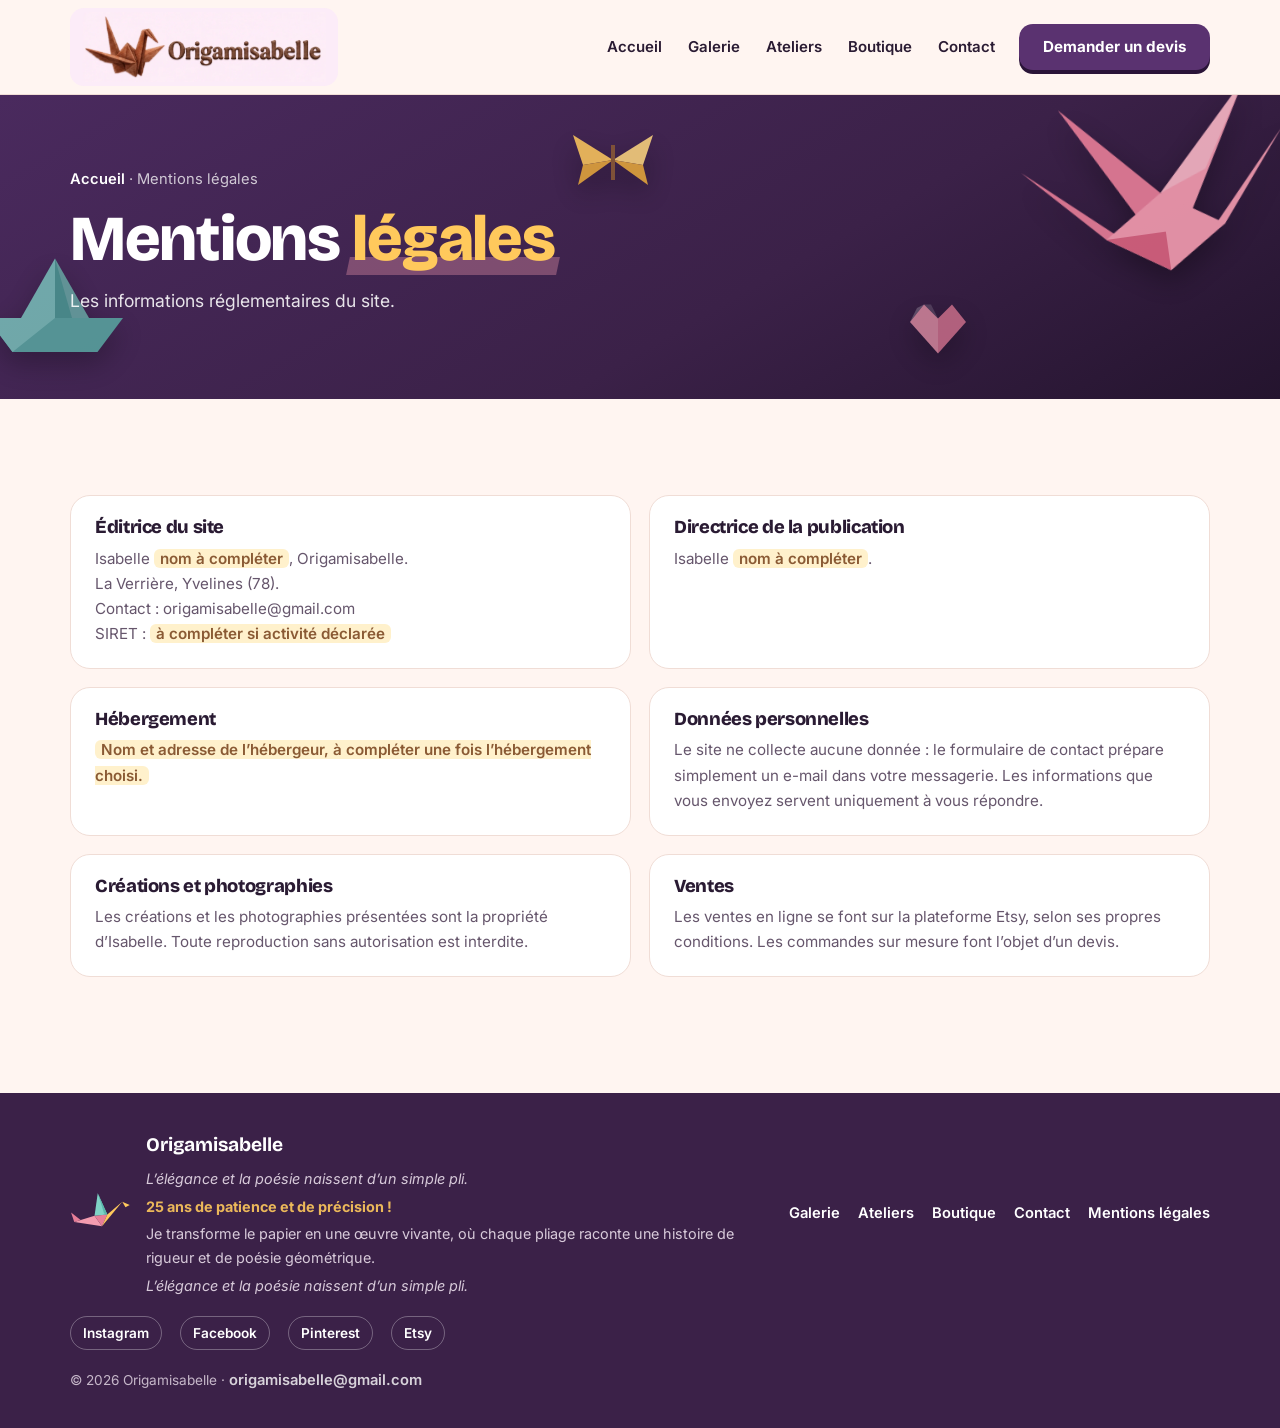
<file: mentions-legales.html>
<!doctype html>
<html lang="fr"><head>
<meta charset="utf-8">
<meta name="viewport" content="width=device-width, initial-scale=1, viewport-fit=cover">
<title>Mentions légales · Origamisabelle</title>
<meta name="description" content="Mentions légales du site Origamisabelle, créations en origami d’Isabelle à La Verrière (Yvelines).">
<meta name="theme-color" content="#2A1B33">
<link rel="canonical" href="https://www.origamisabelle.fr/mentions-legales.html">
<meta property="og:url" content="https://www.origamisabelle.fr/mentions-legales.html">
<meta property="og:locale" content="fr_FR">
<meta name="twitter:card" content="summary_large_image">
<link rel="icon" href="img/logo.webp">
<meta property="og:type" content="website">
<meta property="og:site_name" content="Origamisabelle">
<meta property="og:title" content="Mentions légales · Origamisabelle">
<meta property="og:description" content="Mentions légales du site Origamisabelle, créations en origami d’Isabelle à La Verrière (Yvelines).">
<meta property="og:image" content="https://www.origamisabelle.fr/img/fleurs-02.jpg">
<link rel="stylesheet" href="https://fonts.googleapis.com/css2?family=Bricolage+Grotesque:opsz,wght@12..96,500;12..96,700;12..96,800&amp;family=Inter:wght@400;500;600;700&amp;display=swap">
<link rel="stylesheet" href="style.css">
<meta name="editeur-publication" content="rsale1107/origamisabelle"></head>
<body>
<a class="skip" href="#contenu">Aller au contenu</a>
<header>
  <div class="wrap nav">
    <a class="brand" href="index.html" aria-label="Origamisabelle, accueil"><img src="img/logo-bandeau.webp" alt="Origamisabelle" width="242" height="70"></a>
    <button class="burger" id="burger" type="button" aria-label="Ouvrir le menu" aria-expanded="false" aria-controls="menu">
      <svg viewBox="0 0 24 24" fill="none" stroke="currentColor" stroke-width="2.4" stroke-linecap="round"><path d="M4 7h16M4 12h16M4 17h16"></path></svg>
    </button>
    <nav class="menu" id="menu" aria-label="Menu principal">
      <a class="link" href="index.html">Accueil</a><a class="link" href="galerie.html">Galerie</a><a class="link" href="ateliers.html">Ateliers</a><a class="link" href="boutique.html">Boutique</a><a class="link" href="contact.html">Contact</a>
      <a class="btn btn-ink" href="contact.html#devis">Demander un devis</a>
    </nav>
  </div>
</header>
<main id="contenu">
<section class="phero">
  <div class="folds" aria-hidden="true"><span class="o o1"><svg viewBox="0 0 200 140"><polygon points="100,72 40,8 86,92" fill="#E77E98"></polygon><polygon points="100,72 166,4 116,92" fill="#F49CB0"></polygon><polygon points="100,72 166,4 132,60" fill="#fff" opacity=".25"></polygon><polygon points="60,98 10,46 74,102" fill="#E77E98"></polygon><polygon points="140,98 186,40 128,104" fill="#F49CB0"></polygon><polygon points="186,40 199,49 187,53" fill="#E77E98"></polygon><polygon points="60,98 100,72 140,98 100,124" fill="#F49CB0"></polygon><polygon points="60,98 100,98 100,124" fill="#D9637F"></polygon></svg></span><span class="o o2"><svg viewBox="0 0 200 140"><polygon points="20,80 180,80 150,120 50,120" fill="#5BB8AB"></polygon><polygon points="20,80 100,80 50,120" fill="#7FD3C6"></polygon><polygon points="100,80 100,10 60,80" fill="#7FD3C6"></polygon><polygon points="100,80 100,10 140,80" fill="#4AA699"></polygon><polygon points="100,10 140,80 120,80" fill="#fff" opacity=".18"></polygon></svg></span><span class="o o3"><svg viewBox="0 0 200 140"><polygon points="100,70 20,20 40,80" fill="#FFC95C"></polygon><polygon points="100,70 40,80 30,120" fill="#E9A93A"></polygon><polygon points="100,70 180,20 160,80" fill="#FFD77F"></polygon><polygon points="100,70 160,80 170,120" fill="#E9A93A"></polygon><polygon points="96,40 104,40 104,110 96,110" fill="#8A5A34"></polygon></svg></span><span class="o o4"><svg viewBox="0 0 200 180"><polygon points="100,170 20,80 60,30 100,70" fill="#F49CB0"></polygon><polygon points="100,170 180,80 140,30 100,70" fill="#E77E98"></polygon><polygon points="20,80 60,30 40,40" fill="#fff" opacity=".3"></polygon><polygon points="100,70 60,30 80,30" fill="#fff" opacity=".2"></polygon></svg></span></div>
  <div class="wrap phero-in">
    <p class="crumb"><a href="index.html">Accueil</a> · Mentions légales</p>
    <h1>Mentions <span class="hl">légales</span></h1>
    <p class="sub">Les informations réglementaires du site.</p>
  </div>
</section>
<section class="wrap sec">
  <div class="legal">
    <div class="lg"><h2>Éditrice du site</h2><p>Isabelle <span class="todo">nom à compléter</span>, Origamisabelle.<br>La Verrière, Yvelines (78).<br>Contact : origamisabelle@gmail.com<br>SIRET : <span class="todo">à compléter si activité déclarée</span></p></div>
    <div class="lg"><h2>Directrice de la publication</h2><p>Isabelle <span class="todo">nom à compléter</span>.</p></div>
    <div class="lg"><h2>Hébergement</h2><p><span class="todo">Nom et adresse de l’hébergeur, à compléter une fois l’hébergement choisi.</span></p></div>
    <div class="lg"><h2>Données personnelles</h2><p>Le site ne collecte aucune donnée : le formulaire de contact prépare simplement un e-mail dans votre messagerie. Les informations que vous envoyez servent uniquement à vous répondre.</p></div>
    <div class="lg"><h2>Créations et photographies</h2><p>Les créations et les photographies présentées sont la propriété d’Isabelle. Toute reproduction sans autorisation est interdite.</p></div>
    <div class="lg"><h2>Ventes</h2><p>Les ventes en ligne se font sur la plateforme Etsy, selon ses propres conditions. Les commandes sur mesure font l’objet d’un devis.</p></div>
  </div>
</section>
</main>
<footer>
  <div class="wrap foot">
    <div class="foot-brand"><svg class="crane" viewBox="0 0 120 90" aria-hidden="true"><polygon points="8,62 46,50 60,70" fill="var(--c1)"></polygon><polygon points="46,50 60,70 70,48" fill="var(--c2)"></polygon><polygon points="70,48 60,70 98,24" fill="var(--c3)"></polygon><polygon points="46,50 70,48 52,8" fill="var(--c4)"></polygon><polygon points="70,48 52,8 64,46" fill="var(--c5)"></polygon><polygon points="98,24 112,30 104,34" fill="var(--c3)"></polygon><polygon points="8,62 2,44 20,58" fill="var(--c2)"></polygon></svg><div><b>Origamisabelle</b><div class="foot-text"><p class="ft-l1">L’élégance et la poésie naissent d’un simple pli.</p><p class="ft-l2">25 ans de patience et de précision&nbsp;!</p><p class="ft-l3">Je transforme le papier en une œuvre vivante, où chaque pliage raconte une histoire de rigueur et de poésie géométrique.</p><p class="ft-l1">L’élégance et la poésie naissent d’un simple pli.</p></div></div></div>
    <nav class="foot-links" aria-label="Liens utiles">
      <a href="galerie.html">Galerie</a><a href="ateliers.html">Ateliers</a><a href="boutique.html">Boutique</a><a href="contact.html">Contact</a><a href="mentions-legales.html">Mentions légales</a>
    </nav>
    <div class="socials">
      <a href="https://www.instagram.com/isagamicreation" target="_blank" rel="noopener">Instagram</a><a href="https://www.facebook.com/origamisabelle" target="_blank" rel="noopener">Facebook</a><a href="https://fr.pinterest.com/origamisabelle78/" target="_blank" rel="noopener">Pinterest</a><a href="https://www.etsy.com/shop/Isagamicreation" target="_blank" rel="noopener">Etsy</a>
    </div>
    <span class="copy">© 2026 Origamisabelle · <a href="mailto:origamisabelle@gmail.com">origamisabelle@gmail.com</a></span>
  </div>
</footer>
<div class="lightbox" id="lightbox" hidden="" role="dialog" aria-modal="true" aria-label="Photo agrandie">
  <button class="lb-close" type="button" aria-label="Fermer">×</button>
  <button class="lb-prev" type="button" aria-label="Photo précédente">‹</button>
  <figure><img alt=""><figcaption></figcaption></figure>
  <button class="lb-next" type="button" aria-label="Photo suivante">›</button>
</div>
<script src="site.js"></script>


</body></html>
</file>
<file: style.css>
/* Origamisabelle — papier plié : facettes, plis et couleurs de papier */
:root{padding-top:env(safe-area-inset-top,0px);padding-bottom:env(safe-area-inset-bottom,0px)}

/* palette : papier rosé, encre prune, kraft, et trois papiers de couleur */
:root{
  --bg:#FFF5F1;
  --surface:#FFFFFF;
  --ink:#2A1B33;
  --ink-soft:#66566C;
  --plum:#3B2148;
  --plum-2:#5A3270;
  --rose:#F49CB0;
  --rose-l:#FDE3E9;
  --teal:#1E7E76;
  --teal-p:#7FD3C6;
  --teal-l:#DDF4F0;
  --sun:#FFC95C;
  --sun-l:#FFF1CC;
  --kraft:#8A5A34;
  --line:#F0DDD6;
  --on-color:#2A1B33;
  --shadow:0 2px 0 rgba(42,27,51,.06),0 18px 34px -18px rgba(42,27,51,.45);
  --c1:#F49CB0;--c2:#E77E98;--c3:#FFC95C;--c4:#7FD3C6;--c5:#5BB8AB;
  --f-display:"Bricolage Grotesque","Segoe UI",system-ui,sans-serif;
  --f-body:"Inter","Segoe UI",system-ui,sans-serif;
}
@media (prefers-color-scheme:dark){
  :root:not([data-theme="light"]){
    --bg:#1B1320;--surface:#261B2D;--ink:#F7EEF1;--ink-soft:#CBBACE;--plum:#130B18;--plum-2:#2E1A3A;
    --rose-l:#3A2232;--teal:#5FC7B9;--teal-l:#1C3533;--sun-l:#3A2F18;--kraft:#E0B48C;--line:#3A2B42;
    --shadow:0 2px 0 rgba(0,0,0,.3),0 18px 34px -18px rgba(0,0,0,.8);color-scheme:dark
  }
}
:root[data-theme="dark"]{
  --bg:#1B1320;--surface:#261B2D;--ink:#F7EEF1;--ink-soft:#CBBACE;--plum:#130B18;--plum-2:#2E1A3A;
  --rose-l:#3A2232;--teal:#5FC7B9;--teal-l:#1C3533;--sun-l:#3A2F18;--kraft:#E0B48C;--line:#3A2B42;
  --shadow:0 2px 0 rgba(0,0,0,.3),0 18px 34px -18px rgba(0,0,0,.8);color-scheme:dark
}

*{box-sizing:border-box}
html{scroll-behavior:smooth}
body{margin:0;background:var(--bg);color:var(--ink);font:400 1rem/1.65 var(--f-body);-webkit-font-smoothing:antialiased}
img{max-width:100%;display:block}
[hidden]{display:none !important}
h1,h2,h3{font-family:var(--f-display);line-height:1.05;margin:0;letter-spacing:-.02em;text-wrap:balance}
h1{font-weight:800}
h2{font-size:clamp(1.9rem,4vw,2.9rem);font-weight:800}
h3{font-size:1.25rem;font-weight:700}
p{margin:0}
a{color:var(--teal)}
:focus-visible{outline:3px solid var(--sun);outline-offset:3px;border-radius:6px}
.wrap{max-width:1180px;margin:0 auto;padding-left:max(20px,env(safe-area-inset-left,0px));padding-right:max(20px,env(safe-area-inset-right,0px))}
.sec{padding-block:clamp(56px,8vw,96px);display:flex;flex-direction:column;gap:26px}
.small{font-size:.9rem;color:var(--ink-soft)}
.hl{color:var(--kraft);font-style:normal;position:relative;white-space:nowrap}
.hl::after{content:"";position:absolute;left:-2%;right:-2%;bottom:.04em;height:.28em;background:var(--rose);opacity:.45;z-index:-1;transform:skewX(-12deg)}
.hero .hl,.phero .hl{color:var(--sun)}
.hero .hl::after,.phero .hl::after{background:var(--rose);opacity:.35}
.eyebrow{align-self:flex-start;display:inline-flex;align-items:center;gap:8px;font:700 .74rem/1 var(--f-body);letter-spacing:.14em;text-transform:uppercase;padding:7px 12px 7px 10px;border-radius:999px;margin-bottom:12px}
.eyebrow::before{content:"";width:10px;height:10px;background:currentColor;clip-path:polygon(0 0,100% 0,0 100%)}
.eyebrow.rose{background:var(--rose-l);color:#B23A5C}
.eyebrow.teal{background:var(--teal-l);color:var(--teal)}
.eyebrow.light{background:rgba(255,255,255,.14);color:#FFE3A6}
@media (prefers-color-scheme:dark){:root:not([data-theme="light"]) .eyebrow.rose{color:#FFB3C6}}
:root[data-theme="dark"] .eyebrow.rose{color:#FFB3C6}

.skip{position:absolute;left:12px;top:-60px;z-index:100;background:var(--sun);color:#2A1B33;font-weight:700;padding:10px 16px;border-radius:10px;text-decoration:none}
.skip:focus{top:calc(12px + env(safe-area-inset-top,0px))}

/* ---------- boutons ---------- */
.btn{display:inline-flex;align-items:center;justify-content:center;gap:.5em;font:700 .95rem var(--f-body);padding:13px 22px;min-height:46px;border-radius:14px;
  text-decoration:none;border:2px solid transparent;cursor:pointer;transition:transform .15s,box-shadow .15s;line-height:1.1}
.btn:hover{transform:translateY(-2px)}
.btn-sun{background:var(--sun);color:#2A1B33;box-shadow:0 4px 0 #D99A1E}
.btn-ink{background:var(--plum-2);color:#fff;box-shadow:0 4px 0 #2A1438}
.btn-ghost{background:transparent;color:#fff;border-color:rgba(255,255,255,.65)}
.btn-line{background:transparent;color:var(--ink);border-color:var(--ink)}
.btn-sm{min-height:38px;padding:8px 14px;font-size:.85rem}

/* ---------- en-tête ---------- */
header{position:sticky;top:env(safe-area-inset-top,0px);z-index:50;background:color-mix(in srgb,var(--bg) 88%,transparent);backdrop-filter:blur(10px);border-bottom:1px solid var(--line)}
body::before{content:"";position:fixed;inset:0 0 auto;height:env(safe-area-inset-top,0px);z-index:60;background:var(--bg)}
.nav{display:flex;align-items:center;gap:10px 22px;flex-wrap:wrap;padding-block:8px}
.brand{margin-right:auto;display:flex;align-items:center;background:#FCECF8;border-radius:14px;padding:4px 12px;text-decoration:none}
.brand img{height:70px;width:auto}
.menu{display:flex;align-items:center;gap:6px 22px;flex-wrap:wrap}
.menu a.link{text-decoration:none;font-weight:600;font-size:.94rem;color:var(--ink);padding:6px 2px;background:linear-gradient(var(--rose),var(--rose)) left bottom/0 3px no-repeat;transition:background-size .2s}
.menu a.link:hover,.menu a.link[aria-current="page"]{background-size:100% 3px}
.menu a.link[aria-current="page"]{color:var(--kraft)}
.burger{display:none;width:46px;height:46px;border-radius:12px;border:1.5px solid var(--line);background:var(--surface);color:var(--ink);cursor:pointer;align-items:center;justify-content:center}
.burger svg{width:22px;height:22px}

/* ---------- facettes de papier ---------- */
.folds{position:absolute;inset:0;pointer-events:none;overflow:hidden}
.folds .o{position:absolute;display:block;opacity:.9;filter:drop-shadow(0 12px 14px rgba(0,0,0,.35))}
.folds .o svg{width:100%;height:auto;display:block}
.folds .o1{width:300px;right:-30px;top:-10px;transform:rotate(-8deg);animation:drift 14s ease-in-out infinite}
.folds .o2{width:170px;left:-30px;bottom:30px;opacity:.75;animation:drift 11s ease-in-out infinite reverse}
.folds .o3{width:100px;left:44%;top:10%;opacity:.85;animation:drift 9s ease-in-out infinite}
.folds .o4{width:70px;right:24%;bottom:14%;opacity:.7;animation:drift 12s ease-in-out infinite reverse}
.folds .o5{width:110px;left:30%;bottom:-24px;opacity:.6;animation:drift 13s ease-in-out infinite}
@media (max-width:640px){.folds .o1{width:180px;right:-50px}.folds .o3{left:70%;top:4%}.folds .o2,.folds .o5{opacity:.4}}
@keyframes drift{0%,100%{transform:translateY(0) rotate(0)}50%{transform:translateY(-14px) rotate(6deg)}}

/* ---------- ouverture ---------- */
.hero{position:relative;overflow:hidden;background:linear-gradient(150deg,#4A2A5E 0%,var(--plum) 55%,#24142E 100%);color:#fff}
.hero-in{position:relative;z-index:1;padding-block:clamp(48px,7vw,90px) clamp(70px,9vw,110px);display:grid;grid-template-columns:minmax(0,1.05fr) minmax(0,.95fr);gap:clamp(30px,5vw,64px);align-items:center}
.hero h1{font-size:clamp(2.4rem,5.6vw,4.3rem)}
.hero .motto{margin-top:22px;font:800 clamp(1.25rem,2.2vw,1.6rem)/1.2 var(--f-display);color:var(--sun)}
.hero .motto+.sub{margin-top:10px}
.hero .sign{margin-top:18px;font-style:italic;color:rgba(255,255,255,.8);font-size:1rem}
.hero .sign span{font-style:normal;font-weight:700;color:#fff;white-space:nowrap}
.hero .sub{font-size:clamp(1.05rem,1.7vw,1.2rem);max-width:46ch;margin-top:22px;color:rgba(255,255,255,.9)}
.hero-cta{display:flex;flex-wrap:wrap;gap:14px;margin-top:28px}
.badges{display:flex;flex-wrap:wrap;gap:10px;margin-top:28px}
.badges span{background:rgba(255,255,255,.1);border:1px solid rgba(255,255,255,.25);border-radius:999px;padding:7px 14px 7px 7px;font-size:.88rem;display:inline-flex;gap:8px;align-items:center}
.badges b{background:#fff;color:var(--plum);border-radius:999px;padding:2px 10px;font-weight:800;font-variant-numeric:tabular-nums}
.hero-art{position:relative;min-width:0}
.paper{position:relative;background:#fff;padding:14px;border-radius:6px;box-shadow:0 34px 60px -26px rgba(0,0,0,.6);clip-path:polygon(0 0,calc(100% - 64px) 0,100% 64px,100% 100%,0 100%)}
.paper::after{content:"";position:absolute;top:0;right:0;width:64px;height:64px;background:linear-gradient(225deg,transparent 50%,#EADCE4 50%,#F7EEF2 100%);filter:drop-shadow(-4px 4px 6px rgba(0,0,0,.18))}
.paper img{width:100%;aspect-ratio:4/3;object-fit:cover;border-radius:2px;background:var(--rose-l)}
.hero .paper{transform:rotate(2deg)}
.paper.tilt{transform:rotate(-1.5deg)}
.crane{width:120px;height:90px}
.hero-art .crane{position:absolute;left:-36px;bottom:-30px;width:150px;height:auto;filter:drop-shadow(0 10px 12px rgba(0,0,0,.35));animation:drift 8s ease-in-out infinite}

/* ---------- intro ---------- */
.intro{display:grid;grid-template-columns:minmax(0,1fr) minmax(0,1fr);gap:clamp(30px,5vw,70px);align-items:center}
.intro-txt{display:flex;flex-direction:column;gap:16px;align-items:flex-start}
.intro-txt p{color:var(--ink-soft);font-size:1.05rem;max-width:56ch}
.intro-txt .btn{margin-top:8px}
.intro-pics{display:grid;grid-template-columns:1fr 1fr;grid-template-rows:auto auto;gap:14px}
.pic{background:var(--surface);padding:8px;border-radius:8px;box-shadow:var(--shadow)}
.pic img{width:100%;aspect-ratio:1;object-fit:cover;border-radius:4px;background:var(--rose-l)}
.pic.p1{transform:rotate(-2deg)}
.pic.p2{transform:rotate(2.5deg) translateY(26px)}
.pic.p3{grid-column:1/-1;transform:rotate(-1deg)}
.pic.p3 img{aspect-ratio:16/8}

/* ---------- bande ---------- */
.band{background:linear-gradient(180deg,var(--rose-l),var(--bg));border-block:1px solid var(--line)}
.cards3{display:grid;grid-template-columns:repeat(3,minmax(0,1fr));gap:20px}
.card3{position:relative;text-decoration:none;color:var(--on-color);border-radius:22px;padding:26px 24px 24px;display:flex;flex-direction:column;gap:10px;box-shadow:var(--shadow);transition:transform .2s;overflow:hidden;min-width:0}
.card3::after{content:"";position:absolute;right:0;top:0;width:54px;height:54px;background:linear-gradient(225deg,var(--bg) 50%,rgba(0,0,0,.08) 50%)}
.card3:hover{transform:translateY(-4px) rotate(-.6deg)}
.card3.c-rose{background:var(--rose)}
.card3.c-teal{background:var(--teal-p)}
.card3.c-sun{background:var(--sun)}
.card3 h3{font-size:1.5rem}
.card3 p{font-size:.96rem}
.card3 .go{margin-top:auto;font-weight:700;padding-top:6px}

/* ---------- mosaïque ---------- */
.head-row{display:flex;flex-wrap:wrap;justify-content:space-between;align-items:flex-end;gap:16px}
.gbtn{all:unset;cursor:zoom-in;display:block;position:relative;border-radius:14px;overflow:hidden;background:var(--rose-l);box-shadow:var(--shadow)}
.gbtn:focus-visible{outline:3px solid var(--sun);outline-offset:3px}
.gbtn img{width:100%;height:100%;object-fit:cover;transition:transform .5s}
.gbtn:hover img{transform:scale(1.05)}
.mosaic{display:grid;grid-template-columns:repeat(4,minmax(0,1fr));grid-auto-rows:200px;gap:14px}
.mosaic .m0{grid-column:span 2;grid-row:span 2}
.mosaic .m3,.mosaic .m4,.mosaic .m5{grid-column:span 2}
.strip{display:grid;grid-template-columns:repeat(6,minmax(0,1fr));gap:12px}
.strip .gbtn{aspect-ratio:1}

/* ---------- appel ---------- */
.cta-paper{position:relative;overflow:hidden;background:linear-gradient(140deg,var(--plum-2),var(--plum));color:#fff;border-radius:28px;padding:clamp(28px,5vw,48px);display:flex;flex-wrap:wrap;gap:24px;align-items:center;justify-content:space-between}
.cta-paper::before{content:"";position:absolute;right:-40px;top:-40px;width:200px;height:200px;background:linear-gradient(135deg,var(--rose) 50%,#E77E98 50%);clip-path:polygon(0 0,100% 0,100% 100%);opacity:.35}
.cta-paper>div{position:relative;display:flex;flex-direction:column;gap:10px;min-width:0}
.cta-paper p{color:rgba(255,255,255,.85)}
.cta-btns{flex-direction:row !important;flex-wrap:wrap;gap:12px !important}

/* ---------- en-tête des pages ---------- */
.phero{position:relative;overflow:hidden;background:linear-gradient(150deg,#4A2A5E 0%,var(--plum) 60%,#24142E 100%);color:#fff}
.phero-in{position:relative;z-index:1;padding-block:clamp(44px,6vw,72px) clamp(52px,7vw,84px);display:flex;flex-direction:column;gap:14px}
.phero h1{font-size:clamp(2.3rem,5.4vw,4rem)}
.phero .sub{font-size:1.1rem;color:rgba(255,255,255,.88);max-width:56ch}
.crumb{font-size:.92rem;color:rgba(255,255,255,.75)}
.crumb a{color:#fff;font-weight:600;text-decoration:none}

/* ---------- galerie ---------- */
.filters{display:flex;flex-wrap:wrap;gap:10px}
.chip{font:600 .92rem var(--f-body);border:2px solid var(--line);background:var(--surface);color:var(--ink);border-radius:999px;padding:9px 16px;min-height:44px;cursor:pointer;display:inline-flex;gap:8px;align-items:center}
.chip span{background:var(--rose-l);color:var(--ink);border-radius:999px;padding:0 8px;font-size:.8rem;font-variant-numeric:tabular-nums}
.chip[aria-pressed="true"]{background:var(--plum-2);border-color:var(--plum-2);color:#fff}
.chip[aria-pressed="true"] span{background:rgba(255,255,255,.2);color:#fff}
.masonry{columns:4 230px;column-gap:14px}
.gi{break-inside:avoid;margin:0 0 14px}
.gi .gbtn{border-radius:12px}
.gi .gbtn img{height:auto;min-height:120px}
.gi figcaption{font-size:.85rem;color:var(--ink-soft);padding:6px 4px 0}

/* ---------- ateliers ---------- */
.split{display:grid;grid-template-columns:minmax(0,1.05fr) minmax(0,.95fr);gap:clamp(30px,5vw,64px);align-items:center}
.split>div{display:flex;flex-direction:column;gap:14px;align-items:flex-start;min-width:0}
.split p{color:var(--ink-soft);font-size:1.04rem}
.cards4{display:grid;grid-template-columns:repeat(3,minmax(0,1fr));gap:16px}
.card4{background:var(--surface);border:1px solid var(--line);border-radius:20px;padding:22px;display:flex;flex-direction:column;gap:8px;min-width:0;border-top:5px solid var(--rose)}
.card4:nth-child(2){border-top-color:var(--teal-p)}
.card4:nth-child(3){border-top-color:var(--sun)}
.card4:nth-child(4){border-top-color:#B79AD6}
.card4 p{color:var(--ink-soft);font-size:.94rem}
.towns{list-style:none;padding:0;margin:4px 0;display:flex;flex-wrap:wrap;gap:8px}
.towns li{background:var(--surface);border:1px solid var(--line);border-radius:999px;padding:5px 12px;font-size:.9rem;font-weight:600}
.radar{position:relative;aspect-ratio:1;max-width:420px;width:100%;justify-self:center}
.radar .r{position:absolute;border-radius:50%;border:2px dashed var(--rose);inset:0}
.radar .r2{inset:17%;border-color:var(--teal-p)}
.radar .r1{inset:34%;border-style:solid;border-color:var(--sun);background:var(--sun-l)}
.radar .pin{position:absolute;left:50%;top:50%;transform:translate(-50%,-62%);display:flex;flex-direction:column;align-items:center;gap:2px}
.radar .pin .crane{width:96px;height:auto}
.radar .pin b{font-family:var(--f-display);font-size:1rem;background:var(--surface);padding:2px 10px;border-radius:999px;box-shadow:var(--shadow)}
.radar .lab{position:absolute;right:4%;top:12%;background:var(--plum-2);color:#fff;font-weight:700;font-size:.85rem;padding:4px 10px;border-radius:999px}

/* ---------- boutique ---------- */
.shop{display:grid;grid-template-columns:minmax(0,1fr) minmax(0,1fr);gap:20px}
.shop-card{border-radius:26px;padding:clamp(26px,4vw,40px);display:flex;flex-direction:column;gap:14px;align-items:flex-start;min-width:0}
.shop-card.etsy{background:linear-gradient(140deg,var(--plum-2),var(--plum));color:#fff}
.shop-card.etsy p{color:rgba(255,255,255,.88)}
.shop-card.devis{background:var(--surface);border:1px solid var(--line);box-shadow:var(--shadow)}
.shop-card.devis p{color:var(--ink-soft)}

/* ---------- contact ---------- */
.contact{display:grid;grid-template-columns:minmax(0,1.4fr) minmax(0,.8fr);gap:24px;align-items:start}
.form{background:var(--surface);border:1px solid var(--line);border-radius:24px;padding:clamp(22px,4vw,34px);display:grid;grid-template-columns:repeat(2,minmax(0,1fr));gap:16px;box-shadow:var(--shadow)}
.form h2{grid-column:1/-1;font-size:1.6rem}
.form label{display:flex;flex-direction:column;gap:6px;font-weight:600;font-size:.9rem}
.form .full{grid-column:1/-1}
.form input,.form select,.form textarea{font:inherit;font-weight:400;font-size:1rem;padding:12px 14px;border:1.5px solid var(--line);border-radius:12px;background:var(--bg);color:var(--ink);min-width:0}
.form textarea{resize:vertical}
.form-end{display:flex;flex-wrap:wrap;gap:12px;align-items:center}
.err{color:#B3261E;font-weight:600;font-size:.9rem}
.sent{background:var(--teal-l);border-radius:24px;padding:28px;display:flex;flex-direction:column;gap:8px}
.sent b{font:800 1.5rem var(--f-display)}
.contact-side{display:flex;flex-direction:column;gap:14px}
.cbox{background:var(--surface);border:1px solid var(--line);border-radius:20px;padding:20px;display:flex;flex-direction:column;gap:8px;align-items:flex-start}
.cbox a{font-weight:700;word-break:break-all}
.cbox p{color:var(--ink-soft)}
.social-row{display:flex;flex-wrap:wrap;gap:6px 14px}

/* ---------- mentions ---------- */
.legal{display:grid;grid-template-columns:repeat(2,minmax(0,1fr));gap:18px}
.lg{background:var(--surface);border:1px solid var(--line);border-radius:20px;padding:22px 24px;display:flex;flex-direction:column;gap:8px;min-width:0}
.lg h2{font-size:1.15rem}
.lg p{color:var(--ink-soft);font-size:.95rem}
.todo{background:var(--sun-l);color:var(--kraft);border-radius:6px;padding:0 6px;font-weight:600}

/* ---------- pied de page ---------- */
footer{background:var(--plum);color:#E9DDEA;margin-top:20px}
.foot{padding-block:36px;display:flex;flex-wrap:wrap;gap:18px 32px;align-items:center;justify-content:space-between}
.foot-brand{display:flex;gap:12px;align-items:center}
.foot-brand .crane{width:64px;height:auto}
.foot-brand b{display:block;font-family:var(--f-display);font-size:1.2rem;color:#fff}
.foot-brand span{font-size:.88rem;opacity:.85}
.foot-links,.socials{display:flex;flex-wrap:wrap;gap:6px 18px}
.foot a{color:#fff;text-decoration:none;font-weight:600;font-size:.92rem}
.foot a:hover{text-decoration:underline}
.socials a{border:1px solid rgba(255,255,255,.3);border-radius:999px;padding:5px 12px;font-size:.85rem}
.copy{flex-basis:100%;font-size:.85rem;opacity:.8}

/* ---------- visionneuse ---------- */
.lightbox{position:fixed;inset:0;z-index:200;background:rgba(20,10,26,.92);display:flex;align-items:center;justify-content:center;gap:10px;padding:max(16px,env(safe-area-inset-top,0px)) max(12px,env(safe-area-inset-right,0px)) max(16px,env(safe-area-inset-bottom,0px)) max(12px,env(safe-area-inset-left,0px))}
.lightbox figure{margin:0;max-width:min(1200px,100%);max-height:100%;display:flex;flex-direction:column;align-items:center;gap:10px;min-width:0}
.lightbox img{max-height:calc(100vh - 120px);max-width:100%;object-fit:contain;border-radius:6px;background:#fff}
.lightbox figcaption{color:#fff;font-size:.95rem}
.lightbox button{background:rgba(255,255,255,.12);color:#fff;border:1px solid rgba(255,255,255,.3);border-radius:50%;width:52px;height:52px;font-size:30px;line-height:1;cursor:pointer;flex:0 0 52px}
.lightbox .lb-close{position:absolute;top:max(14px,env(safe-area-inset-top,0px));right:max(14px,env(safe-area-inset-right,0px))}

/* ---------- adaptatif ---------- */
@media (max-width:960px){
  .hero-in,.intro,.split,.contact{grid-template-columns:minmax(0,1fr)}
  .hero-art{max-width:560px}
  .cards4{grid-template-columns:minmax(0,1fr)}
  .mosaic{grid-template-columns:repeat(2,minmax(0,1fr));grid-auto-rows:170px}
  .strip{grid-template-columns:repeat(3,minmax(0,1fr))}
}
@media (max-width:860px){
  .burger{display:inline-flex}
  .menu{display:none;flex-basis:100%;flex-direction:column;align-items:stretch;gap:2px;padding:8px 0 14px}
  .menu.open{display:flex}
  .menu a.link{padding:12px 4px;font-size:1.05rem}
  .menu .btn{margin-top:10px}
  .brand img{height:52px}
}
@media (max-width:640px){
  .cards3,.cards4,.shop,.legal,.form{grid-template-columns:minmax(0,1fr)}
  .mosaic .m0,.mosaic .m3,.mosaic .m4,.mosaic .m5{grid-column:span 2}
  .hero-art .crane{left:-10px;width:110px}
  .lightbox{gap:4px}
  .lightbox .lb-prev,.lightbox .lb-next{position:absolute;bottom:max(16px,env(safe-area-inset-bottom,0px))}
  .lightbox .lb-prev{left:30%}.lightbox .lb-next{right:30%}
  .lightbox img{max-height:calc(100vh - 170px)}
}
@media (prefers-reduced-motion:reduce){
  *,*::before,*::after{animation:none !important;transition:none !important;scroll-behavior:auto !important}
}

.foot-text{display:flex;flex-direction:column;gap:4px;margin-top:6px;max-width:60ch}
.foot-text p{font-size:.9rem;opacity:.9}
.foot-text .ft-l1{font-style:italic}
.foot-text .ft-l2{font-weight:700;color:var(--sun)}
.intro-txt .lead-strong{font-family:var(--f-display);font-weight:700;font-size:1.2rem;color:var(--kraft)}
.hero .sign{font-style:italic}
.sent .alt{font-size:.92rem;margin-top:6px}
.sent .alt a{font-weight:700}
.linkbtn{all:unset;cursor:pointer;color:var(--teal);font-weight:700;text-decoration:underline}
#devis,#atelier{display:block;position:relative;top:-110px}
</file>
